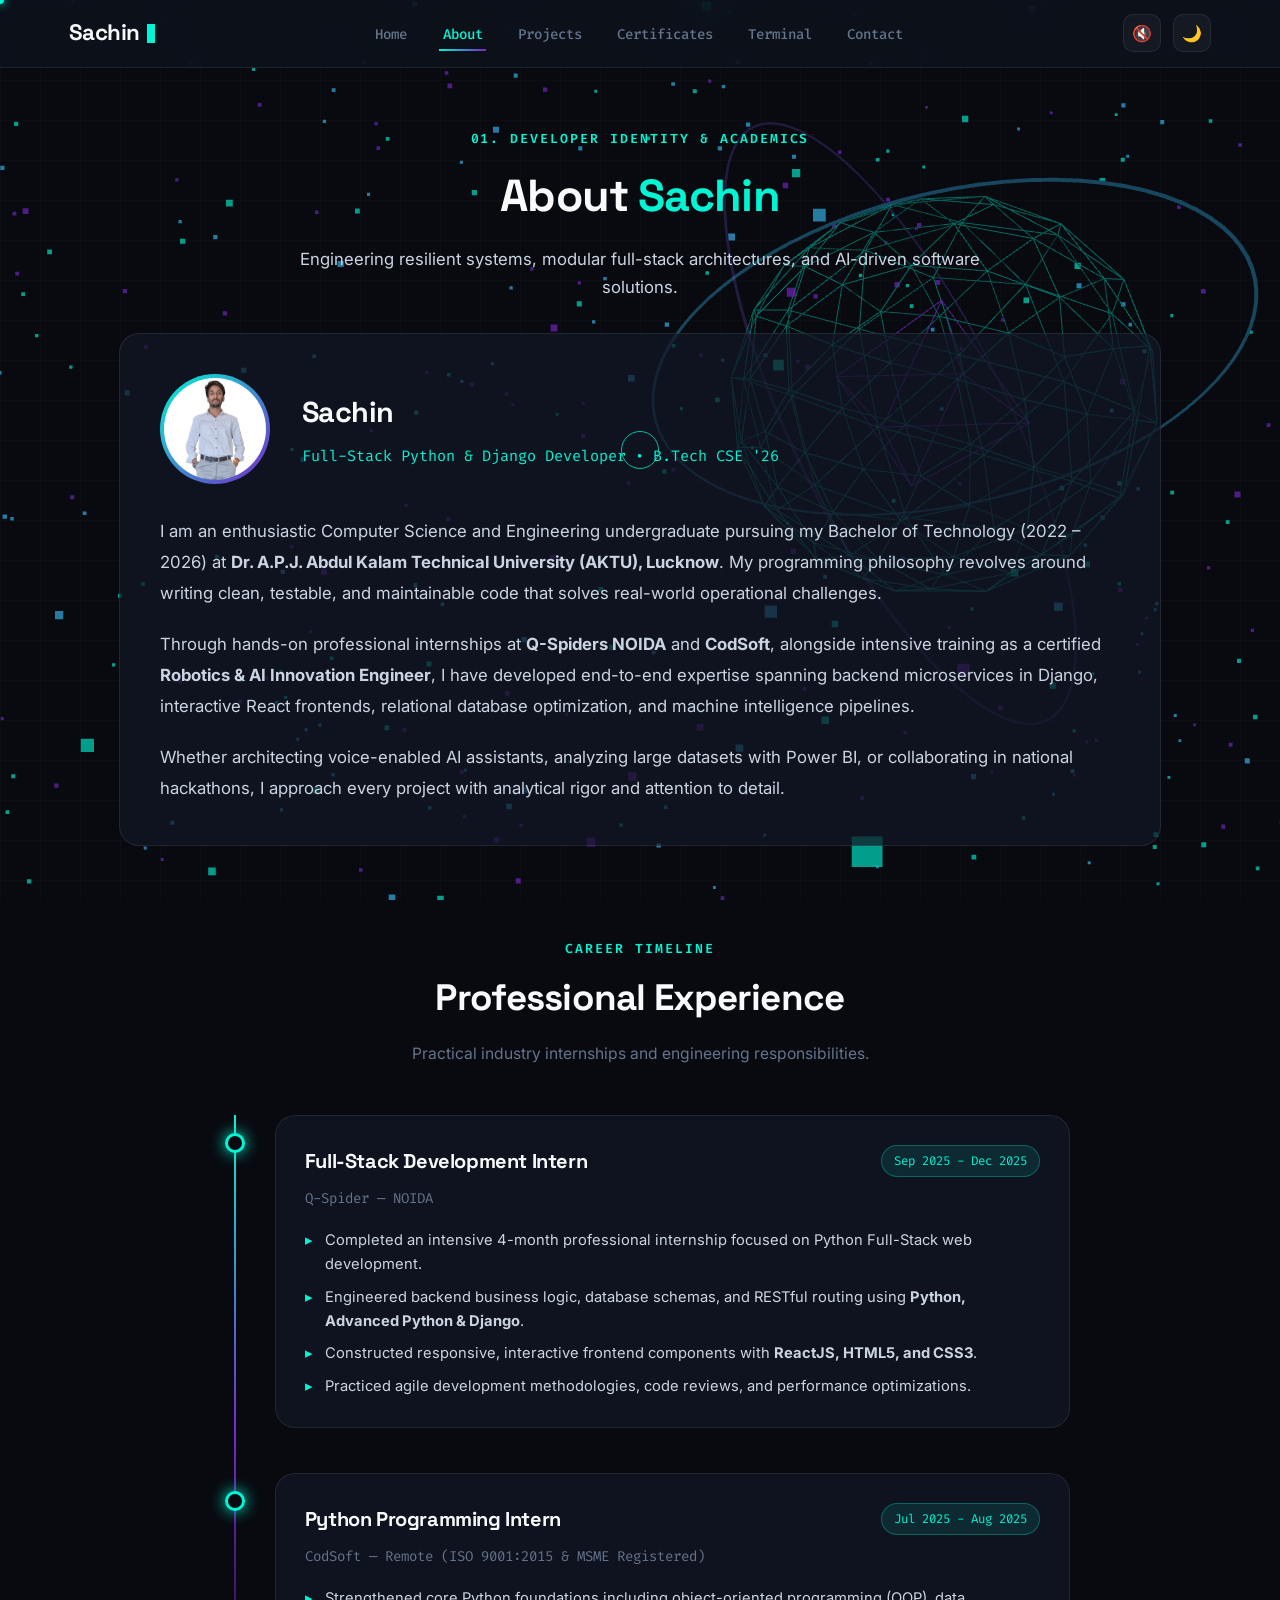
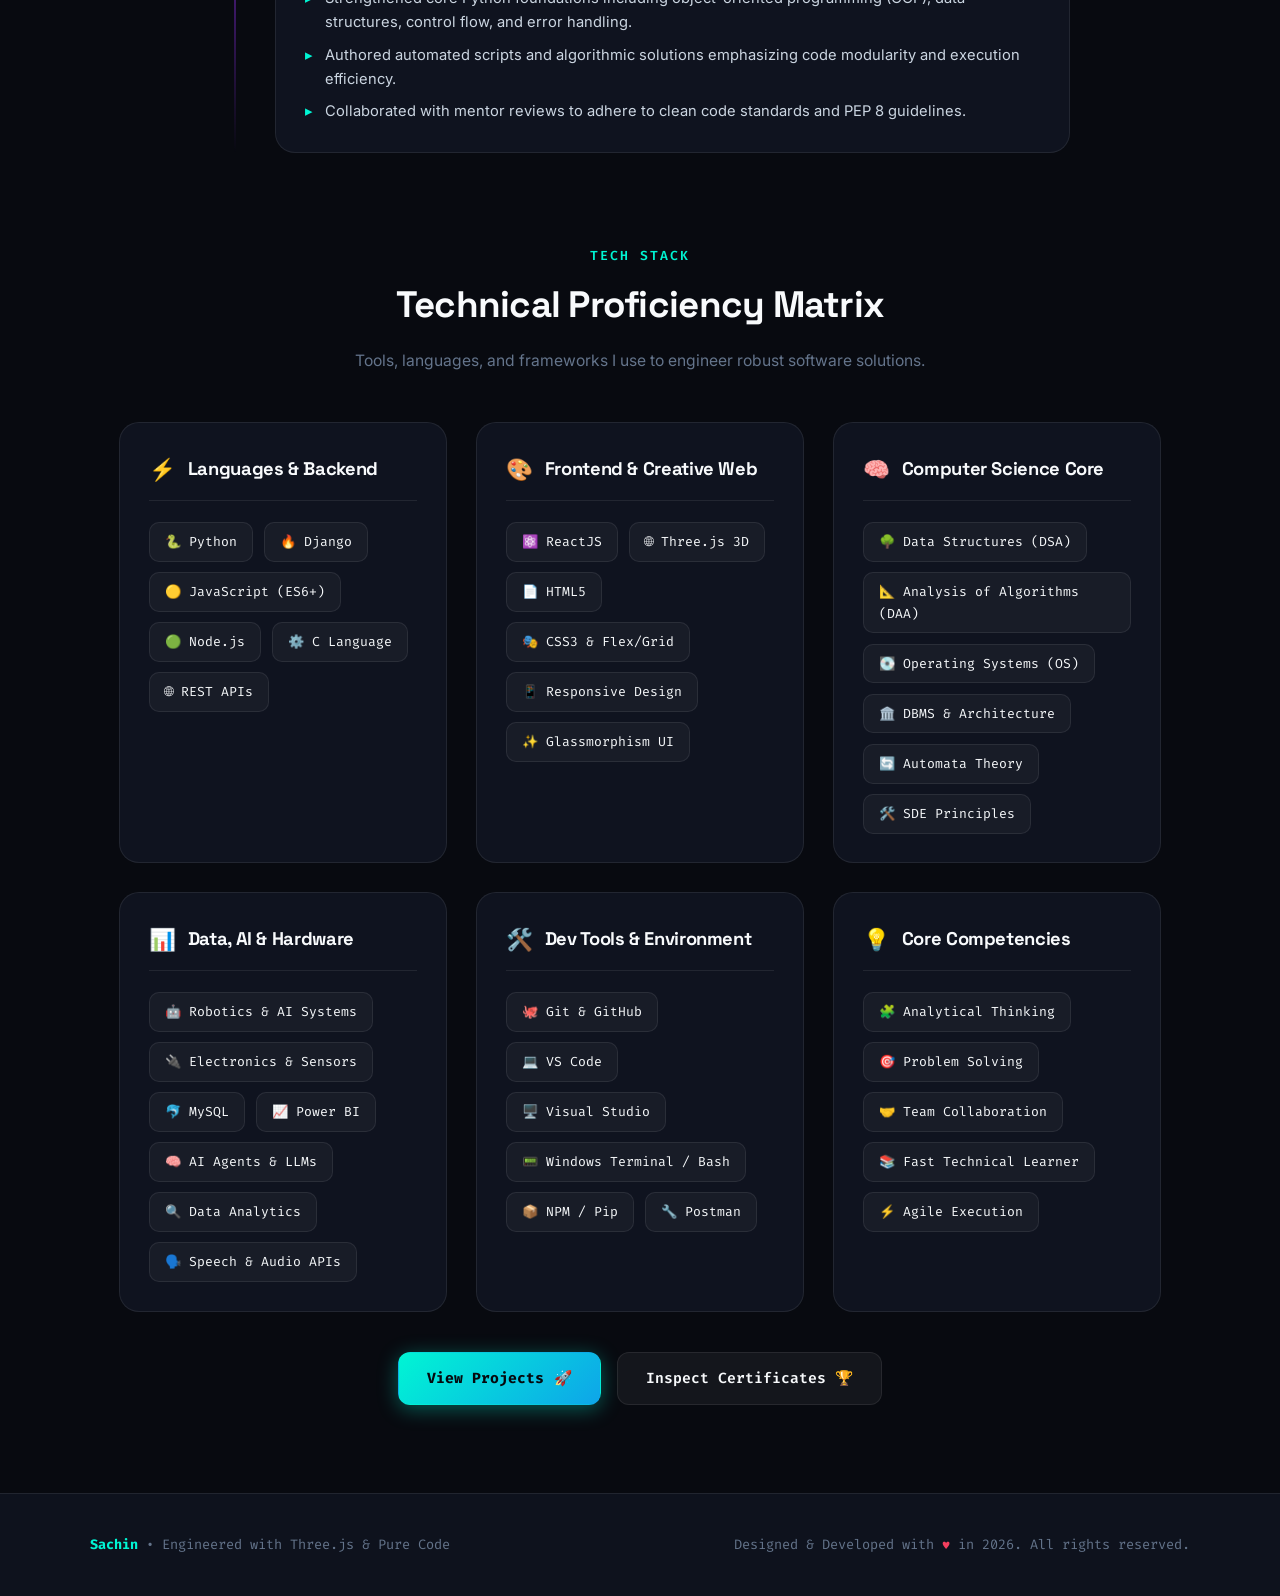
<file: about.html>
<!DOCTYPE html>
<html lang="en">

<head>
    <meta charset="UTF-8">
    <meta name="viewport" content="width=device-width, initial-scale=1.0">
    <title>About | Sachin - Full-Stack Developer & CS Engineer</title>
    <meta name="description" content="About Sachin - Background, Education at AKTU, Professional Internships, and Technical Skills Matrix.">
    <link rel="icon" type="image/svg+xml" href="github.svg">

    <!-- Google Fonts for Developer Typography -->
    <link rel="preconnect" href="https://fonts.googleapis.com">
    <link rel="preconnect" href="https://fonts.gstatic.com" crossorigin>
    <link href="https://fonts.googleapis.com/css2?family=Fira+Code:wght@400;500;600;700&family=Inter:wght@300;400;500;600;700&family=Space+Grotesk:wght@500;600;700;800&display=swap" rel="stylesheet">

    <!-- Main Stylesheet -->
    <link rel="stylesheet" href="styles.css">
</head>

<body>
    <!-- Three.js Interactive 3D WebGL Canvas -->
    <canvas id="webgl-canvas"></canvas>

    <!-- Custom Laser & Ring Dual Cursor -->
    <div id="custom-cursor-dot"></div>
    <div id="custom-cursor-ring">
        <span class="cursor-text">VIEW</span>
    </div>
    <canvas id="cursor-trail-canvas"></canvas>

    <div class="page-wrapper">
        <!-- Navigation Bar -->
        <nav class="navbar" id="navbar">
            <div class="nav-container">
                <a href="index.html" class="brand-logo" data-cursor="ROOT">
                    <span class="brand-name">Sachin</span>
                    <span class="terminal-cursor"></span>
                </a>

                <ul class="nav-links" id="nav-links">
                    <li><a href="index.html" class="nav-link" data-cursor="HOME">Home</a></li>
                    <li><a href="about.html" class="nav-link active" data-cursor="ABOUT">About</a></li>
                    <li><a href="projects.html" class="nav-link" data-cursor="WORK">Projects</a></li>
                    <li><a href="certificates.html" class="nav-link" data-cursor="CERTS">Certificates</a></li>
                    <li><a href="terminal.html" class="nav-link" data-cursor="CLI">Terminal</a></li>
                    <li><a href="contact.html" class="nav-link" data-cursor="PING">Contact</a></li>
                </ul>

                <div class="nav-actions">
                    <button class="icon-btn" id="sound-toggle" title="Toggle Tech Audio FX" aria-label="Toggle Audio" data-cursor="AUDIO">
                        <span id="sound-icon">🔇</span>
                    </button>
                    <button class="icon-btn" id="theme-toggle" title="Toggle Theme" aria-label="Toggle Theme" data-cursor="THEME">
                        <span id="theme-icon">🌙</span>
                    </button>
                    <button class="icon-btn mobile-menu-toggle" id="mobile-toggle" aria-label="Toggle Menu">
                        ☰
                    </button>
                </div>
            </div>
        </nav>

        <!-- Page Hero Header -->
        <header class="page-hero-header fade-in-up">
            <span class="section-tag">01. DEVELOPER IDENTITY &amp; ACADEMICS</span>
            <h1 class="section-title">About <span style="color: var(--primary-cyan);">Sachin</span></h1>
            <p class="section-desc">Engineering resilient systems, modular full-stack architectures, and AI-driven software solutions.</p>
        </header>

        <!-- About Narrative & Facts -->
        <section class="content-section fade-in-up">
            <div class="spotlight-card card-3d" style="padding: 2.5rem; margin-bottom: 3.5rem;">
                <div style="display: flex; gap: 2rem; align-items: center; flex-wrap: wrap; margin-bottom: 2rem;">
                    <div style="width: 110px; height: 110px; border-radius: 50%; padding: 4px; background: linear-gradient(135deg, var(--primary-cyan), var(--accent-purple)); flex-shrink: 0;">
                        <img src="image1.png" alt="Sachin" style="width: 100%; height: 100%; border-radius: 50%; object-fit: cover;">
                    </div>
                    <div>
                        <h2 style="font-size: 1.8rem; margin-bottom: 0.4rem; color: var(--text-main);">Sachin</h2>
                        <span style="font-family: var(--font-mono); font-size: 0.95rem; color: var(--primary-cyan);">Full-Stack Python &amp; Django Developer • B.Tech CSE '26</span>
                    </div>
                </div>

                <p style="font-size: 1.05rem; line-height: 1.85; color: var(--text-body); margin-bottom: 1.25rem;">
                    I am an enthusiastic Computer Science and Engineering undergraduate pursuing my Bachelor of Technology (2022 – 2026) at <strong>Dr. A.P.J. Abdul Kalam Technical University (AKTU), Lucknow</strong>.
                    My programming philosophy revolves around writing clean, testable, and maintainable code that solves real-world operational challenges.
                </p>
                <p style="font-size: 1.05rem; line-height: 1.85; color: var(--text-body); margin-bottom: 1.25rem;">
                    Through hands-on professional internships at <strong>Q-Spiders NOIDA</strong> and <strong>CodSoft</strong>, alongside intensive training as a certified <strong>Robotics &amp; AI Innovation Engineer</strong>, I have developed end-to-end expertise spanning backend microservices in Django, interactive React frontends, relational database optimization, and machine intelligence pipelines.
                </p>
                <p style="font-size: 1.05rem; line-height: 1.85; color: var(--text-body);">
                    Whether architecting voice-enabled AI assistants, analyzing large datasets with Power BI, or collaborating in national hackathons, I approach every project with analytical rigor and attention to detail.
                </p>
            </div>
        </section>

        <!-- Professional Experience Timeline -->
        <section class="content-section fade-in-up" id="experience">
            <div class="section-header">
                <span class="section-tag">CAREER TIMELINE</span>
                <h2 class="section-title">Professional Experience</h2>
                <p class="section-desc">Practical industry internships and engineering responsibilities.</p>
            </div>

            <div class="timeline-container">
                <div class="timeline-line"></div>

                <!-- Experience Item 1 -->
                <div class="timeline-item fade-in-up">
                    <div class="timeline-node"></div>
                    <div class="exp-card spotlight-card card-3d">
                        <div class="exp-header">
                            <h3 class="exp-role">Full-Stack Development Intern</h3>
                            <span class="exp-badge">Sep 2025 - Dec 2025</span>
                        </div>
                        <div class="exp-org">Q-Spider — NOIDA</div>
                        <ul class="exp-details">
                            <li>Completed an intensive 4-month professional internship focused on Python Full-Stack web development.</li>
                            <li>Engineered backend business logic, database schemas, and RESTful routing using <strong>Python, Advanced Python &amp; Django</strong>.</li>
                            <li>Constructed responsive, interactive frontend components with <strong>ReactJS, HTML5, and CSS3</strong>.</li>
                            <li>Practiced agile development methodologies, code reviews, and performance optimizations.</li>
                        </ul>
                    </div>
                </div>

                <!-- Experience Item 2 -->
                <div class="timeline-item fade-in-up">
                    <div class="timeline-node"></div>
                    <div class="exp-card spotlight-card card-3d">
                        <div class="exp-header">
                            <h3 class="exp-role">Python Programming Intern</h3>
                            <span class="exp-badge">Jul 2025 - Aug 2025</span>
                        </div>
                        <div class="exp-org">CodSoft — Remote (ISO 9001:2015 &amp; MSME Registered)</div>
                        <ul class="exp-details">
                            <li>Strengthened core Python foundations including object-oriented programming (OOP), data structures, control flow, and error handling.</li>
                            <li>Authored automated scripts and algorithmic solutions emphasizing code modularity and execution efficiency.</li>
                            <li>Collaborated with mentor reviews to adhere to clean code standards and PEP 8 guidelines.</li>
                        </ul>
                    </div>
                </div>
            </div>
        </section>

        <!-- Comprehensive Technical Skills Matrix -->
        <section class="content-section fade-in-up" id="skills">
            <div class="section-header">
                <span class="section-tag">TECH STACK</span>
                <h2 class="section-title">Technical Proficiency Matrix</h2>
                <p class="section-desc">Tools, languages, and frameworks I use to engineer robust software solutions.</p>
            </div>

            <div class="skills-category-grid">
                <!-- Group 1: Languages & Backend -->
                <div class="skills-group-card spotlight-card card-3d">
                    <div class="group-header">
                        <span class="group-icon">⚡</span>
                        <h3 class="group-title">Languages &amp; Backend</h3>
                    </div>
                    <div class="skill-pills-wrap">
                        <span class="skill-pill" data-cursor="TECH">🐍 Python</span>
                        <span class="skill-pill" data-cursor="TECH">🔥 Django</span>
                        <span class="skill-pill" data-cursor="TECH">🟡 JavaScript (ES6+)</span>
                        <span class="skill-pill" data-cursor="TECH">🟢 Node.js</span>
                        <span class="skill-pill" data-cursor="TECH">⚙️ C Language</span>
                        <span class="skill-pill" data-cursor="TECH">🌐 REST APIs</span>
                    </div>
                </div>

                <!-- Group 2: Frontend & UI -->
                <div class="skills-group-card spotlight-card card-3d">
                    <div class="group-header">
                        <span class="group-icon">🎨</span>
                        <h3 class="group-title">Frontend &amp; Creative Web</h3>
                    </div>
                    <div class="skill-pills-wrap">
                        <span class="skill-pill" data-cursor="TECH">⚛️ ReactJS</span>
                        <span class="skill-pill" data-cursor="TECH">🌐 Three.js 3D</span>
                        <span class="skill-pill" data-cursor="TECH">📄 HTML5</span>
                        <span class="skill-pill" data-cursor="TECH">🎭 CSS3 &amp; Flex/Grid</span>
                        <span class="skill-pill" data-cursor="TECH">📱 Responsive Design</span>
                        <span class="skill-pill" data-cursor="TECH">✨ Glassmorphism UI</span>
                    </div>
                </div>

                <!-- Group 3: CS Core & Foundations -->
                <div class="skills-group-card spotlight-card card-3d">
                    <div class="group-header">
                        <span class="group-icon">🧠</span>
                        <h3 class="group-title">Computer Science Core</h3>
                    </div>
                    <div class="skill-pills-wrap">
                        <span class="skill-pill" data-cursor="TECH">🌳 Data Structures (DSA)</span>
                        <span class="skill-pill" data-cursor="TECH">📐 Analysis of Algorithms (DAA)</span>
                        <span class="skill-pill" data-cursor="TECH">💽 Operating Systems (OS)</span>
                        <span class="skill-pill" data-cursor="TECH">🏛️ DBMS &amp; Architecture</span>
                        <span class="skill-pill" data-cursor="TECH">🔄 Automata Theory</span>
                        <span class="skill-pill" data-cursor="TECH">🛠️ SDE Principles</span>
                    </div>
                </div>

                <!-- Group 4: Data, AI & Databases -->
                <div class="skills-group-card spotlight-card card-3d">
                    <div class="group-header">
                        <span class="group-icon">📊</span>
                        <h3 class="group-title">Data, AI &amp; Hardware</h3>
                    </div>
                    <div class="skill-pills-wrap">
                        <span class="skill-pill" data-cursor="TECH">🤖 Robotics &amp; AI Systems</span>
                        <span class="skill-pill" data-cursor="TECH">🔌 Electronics &amp; Sensors</span>
                        <span class="skill-pill" data-cursor="TECH">🐬 MySQL</span>
                        <span class="skill-pill" data-cursor="TECH">📈 Power BI</span>
                        <span class="skill-pill" data-cursor="TECH">🧠 AI Agents &amp; LLMs</span>
                        <span class="skill-pill" data-cursor="TECH">🔍 Data Analytics</span>
                        <span class="skill-pill" data-cursor="TECH">🗣️ Speech &amp; Audio APIs</span>
                    </div>
                </div>

                <!-- Group 5: Developer Tools & Workflow -->
                <div class="skills-group-card spotlight-card card-3d">
                    <div class="group-header">
                        <span class="group-icon">🛠️</span>
                        <h3 class="group-title">Dev Tools &amp; Environment</h3>
                    </div>
                    <div class="skill-pills-wrap">
                        <span class="skill-pill" data-cursor="TECH">🐙 Git &amp; GitHub</span>
                        <span class="skill-pill" data-cursor="TECH">💻 VS Code</span>
                        <span class="skill-pill" data-cursor="TECH">🖥️ Visual Studio</span>
                        <span class="skill-pill" data-cursor="TECH">📟 Windows Terminal / Bash</span>
                        <span class="skill-pill" data-cursor="TECH">📦 NPM / Pip</span>
                        <span class="skill-pill" data-cursor="TECH">🔧 Postman</span>
                    </div>
                </div>

                <!-- Group 6: Analytical & Soft Skills -->
                <div class="skills-group-card spotlight-card card-3d">
                    <div class="group-header">
                        <span class="group-icon">💡</span>
                        <h3 class="group-title">Core Competencies</h3>
                    </div>
                    <div class="skill-pills-wrap">
                        <span class="skill-pill" data-cursor="TECH">🧩 Analytical Thinking</span>
                        <span class="skill-pill" data-cursor="TECH">🎯 Problem Solving</span>
                        <span class="skill-pill" data-cursor="TECH">🤝 Team Collaboration</span>
                        <span class="skill-pill" data-cursor="TECH">📚 Fast Technical Learner</span>
                        <span class="skill-pill" data-cursor="TECH">⚡ Agile Execution</span>
                    </div>
                </div>
            </div>

            <!-- Page Navigation CTA -->
            <div class="section-cta-wrap">
                <a href="projects.html" class="btn btn-primary" data-cursor="PROJECTS" style="margin-right: 1rem;">
                    <span>View Projects</span> 🚀
                </a>
                <a href="certificates.html" class="btn btn-secondary" data-cursor="CERTS">
                    <span>Inspect Certificates</span> 🏆
                </a>
            </div>
        </section>

        <!-- Developer Footer -->
        <footer class="footer">
            <div class="footer-content">
                <div class="footer-logo">
                    <span style="color: var(--primary-cyan); font-weight: 700;">Sachin</span> • Engineered with Three.js &amp; Pure Code
                </div>
                <div class="footer-copy">
                    <span>Designed &amp; Developed with <span class="heart">♥</span> in 2026. All rights reserved.</span>
                </div>
            </div>
        </footer>
    </div>

    <!-- Three.js + Main Script -->
    <script src="three.min.js"></script>
    <script src="script.js"></script>
</body>

</html>
</file>
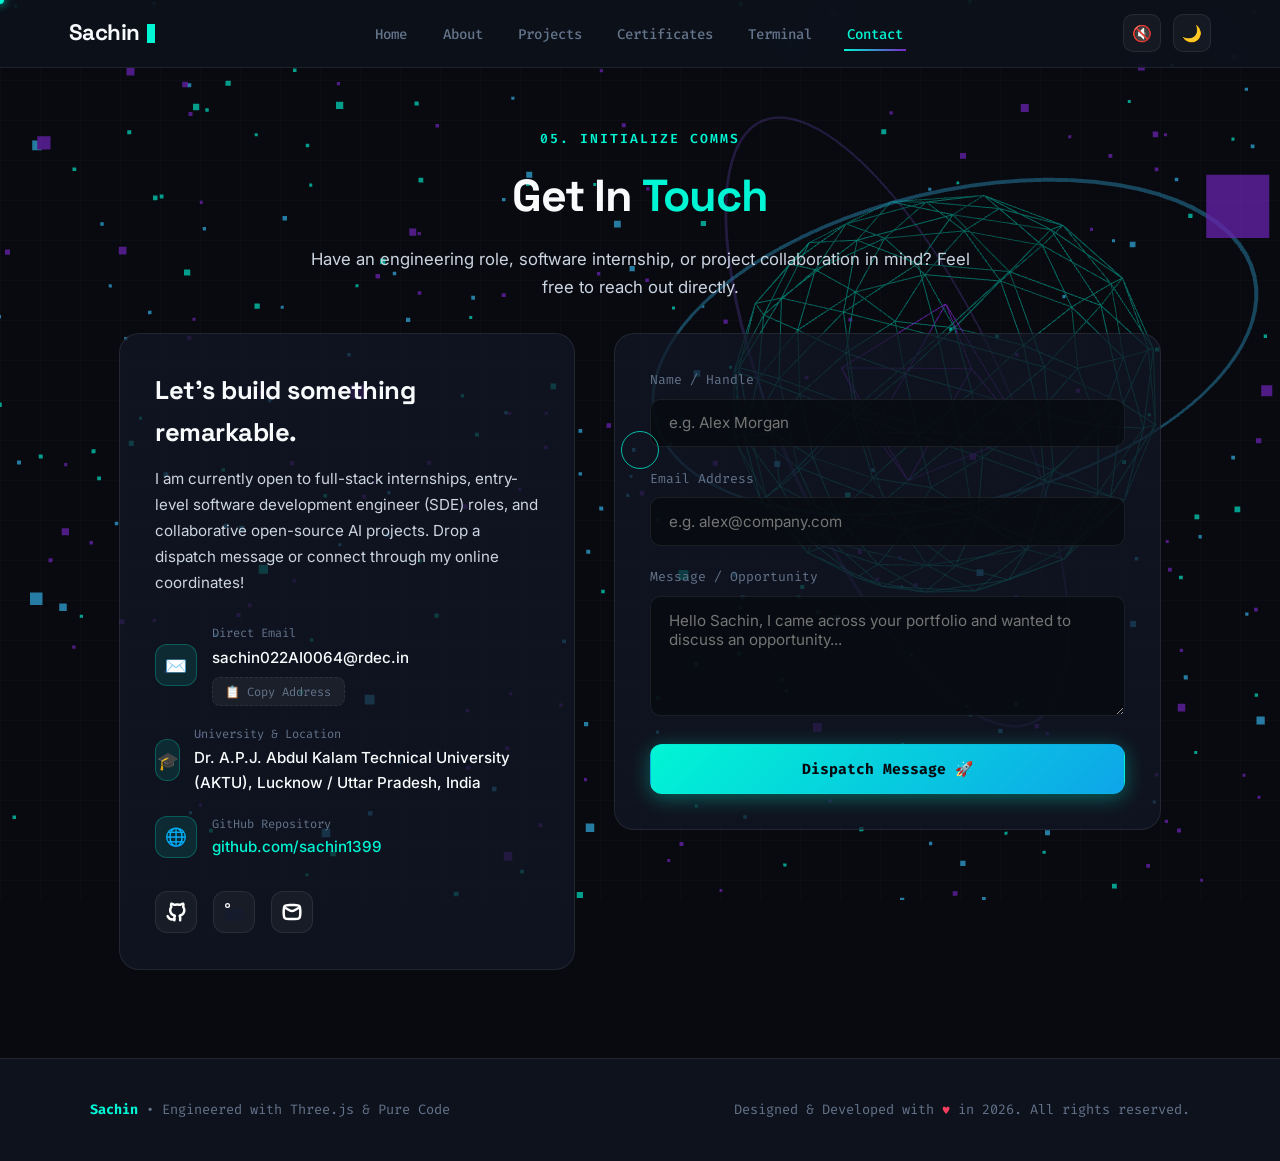
<file: contact.html>
<!DOCTYPE html>
<html lang="en">

<head>
    <meta charset="UTF-8">
    <meta name="viewport" content="width=device-width, initial-scale=1.0">
    <title>Contact | Sachin - Software Engineer Comms</title>
    <meta name="description" content="Get in Touch with Sachin - Full-Stack Developer, AI Engineer, and AKTU Computer Science undergraduate.">
    <link rel="icon" type="image/svg+xml" href="github.svg">

    <!-- Google Fonts for Developer Typography -->
    <link rel="preconnect" href="https://fonts.googleapis.com">
    <link rel="preconnect" href="https://fonts.gstatic.com" crossorigin>
    <link href="https://fonts.googleapis.com/css2?family=Fira+Code:wght@400;500;600;700&family=Inter:wght@300;400;500;600;700&family=Space+Grotesk:wght@500;600;700;800&display=swap" rel="stylesheet">

    <!-- Main Stylesheet -->
    <link rel="stylesheet" href="styles.css">
</head>

<body>
    <!-- Three.js Interactive 3D WebGL Canvas -->
    <canvas id="webgl-canvas"></canvas>

    <!-- Custom Laser & Ring Dual Cursor -->
    <div id="custom-cursor-dot"></div>
    <div id="custom-cursor-ring">
        <span class="cursor-text">PING</span>
    </div>
    <canvas id="cursor-trail-canvas"></canvas>

    <div class="page-wrapper">
        <!-- Navigation Bar -->
        <nav class="navbar" id="navbar">
            <div class="nav-container">
                <a href="index.html" class="brand-logo" data-cursor="ROOT">
                    <span class="brand-name">Sachin</span>
                    <span class="terminal-cursor"></span>
                </a>

                <ul class="nav-links" id="nav-links">
                    <li><a href="index.html" class="nav-link" data-cursor="HOME">Home</a></li>
                    <li><a href="about.html" class="nav-link" data-cursor="ABOUT">About</a></li>
                    <li><a href="projects.html" class="nav-link" data-cursor="WORK">Projects</a></li>
                    <li><a href="certificates.html" class="nav-link" data-cursor="CERTS">Certificates</a></li>
                    <li><a href="terminal.html" class="nav-link" data-cursor="CLI">Terminal</a></li>
                    <li><a href="contact.html" class="nav-link active" data-cursor="PING">Contact</a></li>
                </ul>

                <div class="nav-actions">
                    <button class="icon-btn" id="sound-toggle" title="Toggle Tech Audio FX" aria-label="Toggle Audio" data-cursor="AUDIO">
                        <span id="sound-icon">🔇</span>
                    </button>
                    <button class="icon-btn" id="theme-toggle" title="Toggle Theme" aria-label="Toggle Theme" data-cursor="THEME">
                        <span id="theme-icon">🌙</span>
                    </button>
                    <button class="icon-btn mobile-menu-toggle" id="mobile-toggle" aria-label="Toggle Menu">
                        ☰
                    </button>
                </div>
            </div>
        </nav>

        <!-- Page Hero Header -->
        <header class="page-hero-header fade-in-up">
            <span class="section-tag">05. INITIALIZE COMMS</span>
            <h1 class="section-title">Get In <span style="color: var(--primary-cyan);">Touch</span></h1>
            <p class="section-desc">Have an engineering role, software internship, or project collaboration in mind? Feel free to reach out directly.</p>
        </header>

        <!-- Contact Section -->
        <section class="content-section fade-in-up" id="contact">
            <div class="contact-container">
                <!-- Contact Info Panel -->
                <div class="contact-info-card spotlight-card card-3d">
                    <h3 class="contact-info-title">Let's build something remarkable.</h3>
                    <p class="contact-info-text">
                        I am currently open to full-stack internships, entry-level software development engineer (SDE) roles, and collaborative open-source AI projects.
                        Drop a dispatch message or connect through my online coordinates!
                    </p>

                    <div class="contact-details-list">
                        <div class="contact-detail-item">
                            <div class="contact-detail-icon">✉️</div>
                            <div class="contact-detail-content">
                                <span>Direct Email</span>
                                <a href="mailto:sachin022AI0064@rdec.in">sachin022AI0064@rdec.in</a>
                                <div>
                                    <button class="copy-email-chip" id="copy-email-btn" data-cursor="COPY">
                                        <span>📋 Copy Address</span>
                                    </button>
                                </div>
                            </div>
                        </div>

                        <div class="contact-detail-item">
                            <div class="contact-detail-icon">🎓</div>
                            <div class="contact-detail-content">
                                <span>University &amp; Location</span>
                                <p>Dr. A.P.J. Abdul Kalam Technical University (AKTU), Lucknow / Uttar Pradesh, India</p>
                            </div>
                        </div>

                        <div class="contact-detail-item">
                            <div class="contact-detail-icon">🌐</div>
                            <div class="contact-detail-content">
                                <span>GitHub Repository</span>
                                <p><a href="https://github.com/sachin1399" target="_blank" style="color: var(--primary-cyan);">github.com/sachin1399</a></p>
                            </div>
                        </div>
                    </div>

                    <div class="hero-socials">
                        <a href="https://github.com/sachin1399" target="_blank" rel="noopener noreferrer" class="social-pill" title="GitHub" data-cursor="GITHUB">
                            <img src="github.svg" alt="GitHub">
                        </a>
                        <a href="https://linkedin.com/" target="_blank" rel="noopener noreferrer" class="social-pill" title="LinkedIn" data-cursor="LINKEDIN">
                            <img src="linkedin.svg" alt="LinkedIn">
                        </a>
                        <a href="mailto:sachin022AI0064@rdec.in" class="social-pill" title="Email" data-cursor="MAIL">
                            <img src="mail.svg" alt="Email">
                        </a>
                    </div>
                </div>

                <!-- Contact Form -->
                <div class="contact-form-card spotlight-card card-3d">
                    <form id="contactForm">
                        <div class="form-group">
                            <label class="form-label" for="sender-name">Name / Handle</label>
                            <input type="text" id="sender-name" class="form-input" placeholder="e.g. Alex Morgan" required>
                        </div>

                        <div class="form-group">
                            <label class="form-label" for="sender-email">Email Address</label>
                            <input type="email" id="sender-email" class="form-input" placeholder="e.g. alex@company.com" required>
                        </div>

                        <div class="form-group">
                            <label class="form-label" for="sender-message">Message / Opportunity</label>
                            <textarea id="sender-message" class="form-textarea" placeholder="Hello Sachin, I came across your portfolio and wanted to discuss an opportunity..." required></textarea>
                        </div>

                        <button type="submit" class="btn btn-primary" style="width: 100%; justify-content: center;" data-cursor="SEND">
                            <span>Dispatch Message</span>
                            <span>🚀</span>
                        </button>

                        <div class="form-status" id="form-status">
                            ✓ Message received! Thank you, I will respond promptly.
                        </div>
                    </form>
                </div>
            </div>
        </section>

        <!-- Developer Footer -->
        <footer class="footer">
            <div class="footer-content">
                <div class="footer-logo">
                    <span style="color: var(--primary-cyan); font-weight: 700;">Sachin</span> • Engineered with Three.js &amp; Pure Code
                </div>
                <div class="footer-copy">
                    <span>Designed &amp; Developed with <span class="heart">♥</span> in 2026. All rights reserved.</span>
                </div>
            </div>
        </footer>
    </div>

    <!-- Three.js + Main Script -->
    <script src="three.min.js"></script>
    <script src="script.js"></script>
</body>

</html>
</file>
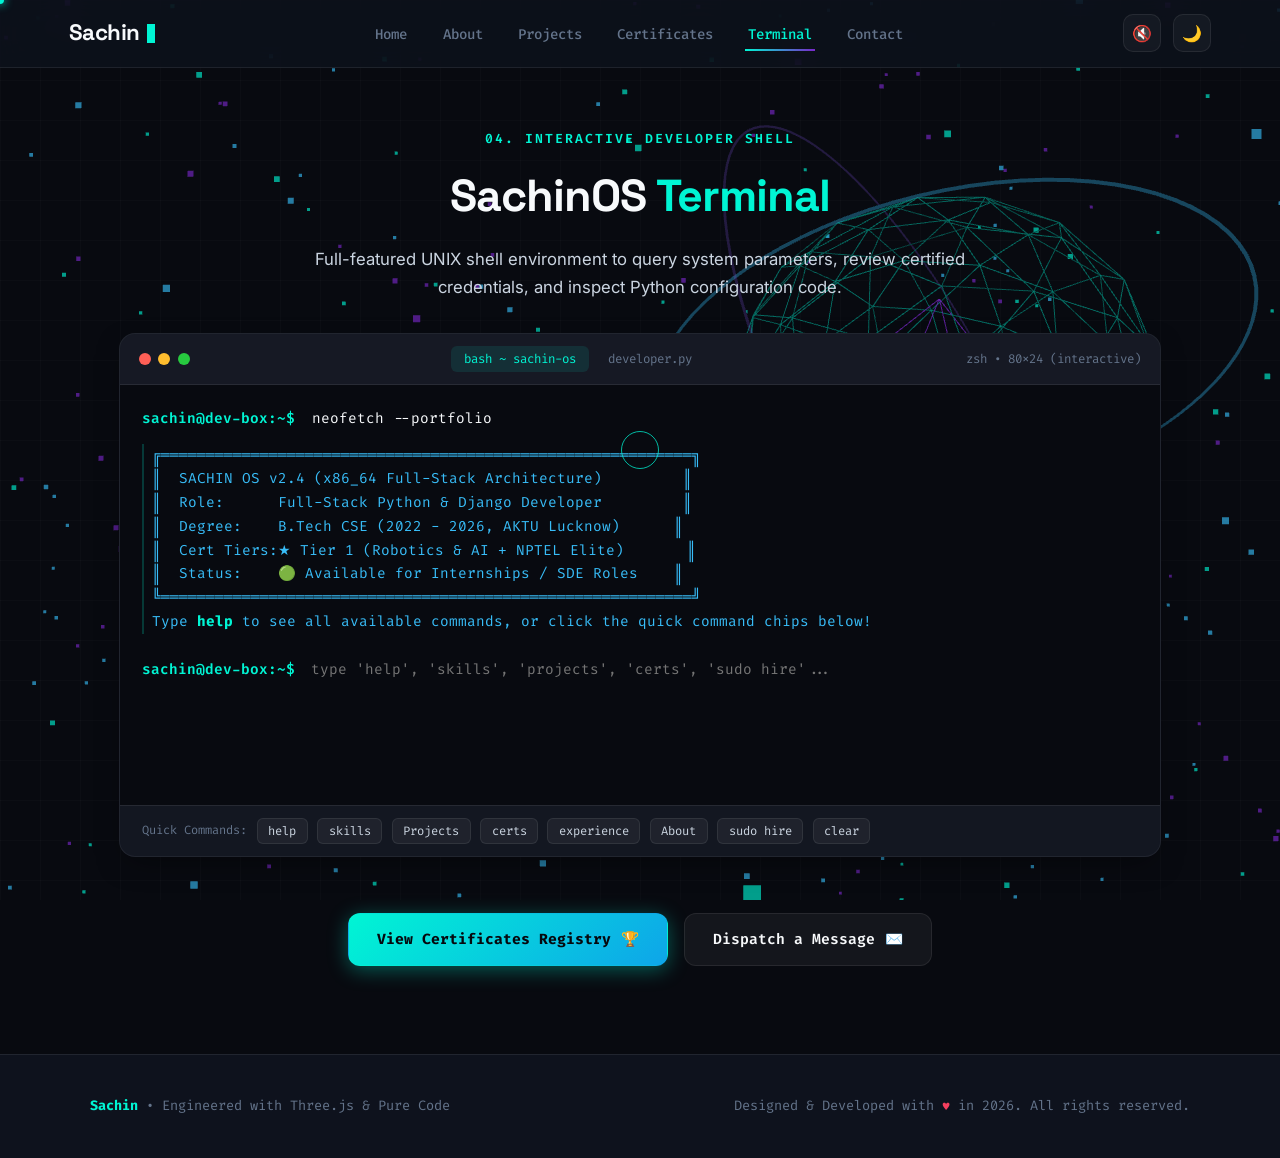
<file: terminal.html>
<!DOCTYPE html>
<html lang="en">

<head>
    <meta charset="UTF-8">
    <meta name="viewport" content="width=device-width, initial-scale=1.0">
    <title>Terminal | Sachin - Interactive Developer CLI Workbench</title>
    <meta name="description" content="Interactive UNIX Terminal Shell (SachinOS) - Query developer skills, run portfolio commands, and inspect Python configurations.">
    <link rel="icon" type="image/svg+xml" href="github.svg">

    <!-- Google Fonts for Developer Typography -->
    <link rel="preconnect" href="https://fonts.googleapis.com">
    <link rel="preconnect" href="https://fonts.gstatic.com" crossorigin>
    <link href="https://fonts.googleapis.com/css2?family=Fira+Code:wght@400;500;600;700&family=Inter:wght@300;400;500;600;700&family=Space+Grotesk:wght@500;600;700;800&display=swap" rel="stylesheet">

    <!-- Main Stylesheet -->
    <link rel="stylesheet" href="styles.css">
</head>

<body>
    <!-- Three.js Interactive 3D WebGL Canvas -->
    <canvas id="webgl-canvas"></canvas>

    <!-- Custom Laser & Ring Dual Cursor -->
    <div id="custom-cursor-dot"></div>
    <div id="custom-cursor-ring">
        <span class="cursor-text">CLI</span>
    </div>
    <canvas id="cursor-trail-canvas"></canvas>

    <div class="page-wrapper">
        <!-- Navigation Bar -->
        <nav class="navbar" id="navbar">
            <div class="nav-container">
                <a href="index.html" class="brand-logo" data-cursor="ROOT">
                    <span class="brand-name">Sachin</span>
                    <span class="terminal-cursor"></span>
                </a>

                <ul class="nav-links" id="nav-links">
                    <li><a href="index.html" class="nav-link" data-cursor="HOME">Home</a></li>
                    <li><a href="about.html" class="nav-link" data-cursor="ABOUT">About</a></li>
                    <li><a href="projects.html" class="nav-link" data-cursor="WORK">Projects</a></li>
                    <li><a href="certificates.html" class="nav-link" data-cursor="CERTS">Certificates</a></li>
                    <li><a href="terminal.html" class="nav-link active" data-cursor="CLI">Terminal</a></li>
                    <li><a href="contact.html" class="nav-link" data-cursor="PING">Contact</a></li>
                </ul>

                <div class="nav-actions">
                    <button class="icon-btn" id="sound-toggle" title="Toggle Tech Audio FX" aria-label="Toggle Audio" data-cursor="AUDIO">
                        <span id="sound-icon">🔇</span>
                    </button>
                    <button class="icon-btn" id="theme-toggle" title="Toggle Theme" aria-label="Toggle Theme" data-cursor="THEME">
                        <span id="theme-icon">🌙</span>
                    </button>
                    <button class="icon-btn mobile-menu-toggle" id="mobile-toggle" aria-label="Toggle Menu">
                        ☰
                    </button>
                </div>
            </div>
        </nav>

        <!-- Page Hero Header -->
        <header class="page-hero-header fade-in-up">
            <span class="section-tag">04. INTERACTIVE DEVELOPER SHELL</span>
            <h1 class="section-title">SachinOS <span style="color: var(--primary-cyan);">Terminal</span></h1>
            <p class="section-desc">Full-featured UNIX shell environment to query system parameters, review certified credentials, and inspect Python configuration code.</p>
        </header>

        <!-- Terminal & Code Window Section -->
        <section class="content-section fade-in-up" id="terminal-section">
            <div class="terminal-window-wrapper">
                <div class="mac-window spotlight-card card-3d">
                    <div class="window-chrome">
                        <div class="window-dots">
                            <span class="window-dot red" title="Close"></span>
                            <span class="window-dot yellow" title="Minimize"></span>
                            <span class="window-dot green" title="Maximize"></span>
                        </div>
                        <div class="window-tabs">
                            <button class="window-tab active" id="tab-terminal-btn" data-cursor="TAB">bash ~ sachin-os</button>
                            <button class="window-tab" id="tab-code-btn" data-cursor="TAB">developer.py</button>
                        </div>
                        <span class="window-title">zsh • 80x24 (interactive)</span>
                    </div>

                    <!-- Terminal View -->
                    <div class="terminal-content" id="terminal-view" style="min-height: 420px; max-height: 540px;">
                        <div class="terminal-history" id="terminal-history">
                            <div class="terminal-line">
                                <span class="terminal-prompt-label">sachin@dev-box:~$</span>
                                <span>neofetch --portfolio</span>
                            </div>
                            <div class="terminal-output info">
                                ╔═══════════════════════════════════════════════════════════╗<br>
                                ║ &nbsp;SACHIN OS v2.4 (x86_64 Full-Stack Architecture)&nbsp;&nbsp;&nbsp;&nbsp;&nbsp;&nbsp;&nbsp;&nbsp;&nbsp;║<br>
                                ║ &nbsp;Role:&nbsp;&nbsp;&nbsp;&nbsp;&nbsp;&nbsp;Full-Stack Python &amp; Django Developer&nbsp;&nbsp;&nbsp;&nbsp;&nbsp;&nbsp;&nbsp;&nbsp;&nbsp;║<br>
                                ║ &nbsp;Degree:&nbsp;&nbsp;&nbsp;&nbsp;B.Tech CSE (2022 - 2026, AKTU Lucknow)&nbsp;&nbsp;&nbsp;&nbsp;&nbsp;&nbsp;║<br>
                                ║ &nbsp;Cert Tiers:★ Tier 1 (Robotics &amp; AI + NPTEL Elite)&nbsp;&nbsp;&nbsp;&nbsp;&nbsp;&nbsp;&nbsp;║<br>
                                ║ &nbsp;Status:&nbsp;&nbsp;&nbsp;&nbsp;🟢 Available for Internships / SDE Roles&nbsp;&nbsp;&nbsp;&nbsp;║<br>
                                ╚═══════════════════════════════════════════════════════════╝<br>
                                Type <strong style="color: var(--primary-cyan);">help</strong> to see all available commands, or click the quick command chips below!
                            </div>
                        </div>

                        <div class="terminal-input-row">
                            <span class="terminal-prompt-label">sachin@dev-box:~$</span>
                            <input type="text" id="terminal-input" class="terminal-input" placeholder="type 'help', 'skills', 'projects', 'certs', 'sudo hire'..." autocomplete="off" spellcheck="false" autofocus>
                        </div>
                    </div>

                    <!-- Code Snippet View -->
                    <div class="code-tab-content" id="code-view" style="min-height: 420px;">
                        <div class="code-header-action">
                            <button class="copy-code-btn" id="copy-code-btn" data-cursor="COPY">📋 Copy Code</button>
                        </div>
                        <pre class="code-syntax"><code><span class="code-comment"># Developer Profile Configuration: developer.py</span>
<span class="code-keyword">from</span> dataclasses <span class="code-keyword">import</span> dataclass, field
<span class="code-keyword">from</span> typing <span class="code-keyword">import</span> List, Dict

<span class="code-keyword">@dataclass</span>
<span class="code-keyword">class</span> <span class="code-class">SoftwareEngineer</span>:
    name: <span class="code-class">str</span> = <span class="code-str">"Sachin"</span>
    role: <span class="code-class">str</span> = <span class="code-str">"Full-Stack Python &amp; AI Developer"</span>
    education: <span class="code-class">str</span> = <span class="code-str">"B.Tech in Computer Science &amp; Engineering (AKTU, 2022-2026)"</span>
    
    premier_certifications: List[<span class="code-class">str</span>] = field(default_factory=<span class="code-keyword">lambda</span>: [
        <span class="code-str">"Robotics &amp; AI Innovation Engineer (3-Month STEAM Trainer)"</span>,
        <span class="code-str">"Python for Data Science - Elite (NPTEL / IIT Madras)"</span>
    ])
    
    core_stack: List[<span class="code-class">str</span>] = field(default_factory=<span class="code-keyword">lambda</span>: [
        <span class="code-str">"Python"</span>, <span class="code-str">"Django"</span>, <span class="code-str">"ReactJS"</span>, <span class="code-str">"JavaScript ES6+"</span>, <span class="code-str">"Node.js"</span>, <span class="code-str">"MySQL"</span>, <span class="code-str">"Power BI"</span>
    ])
    
    interests: List[<span class="code-class">str</span>] = field(default_factory=<span class="code-keyword">lambda</span>: [
        <span class="code-str">"Autonomous AI Agents"</span>, <span class="code-str">"Distributed Systems"</span>, <span class="code-str">"Three.js 3D WebGL"</span>
    ])

    <span class="code-keyword">def</span> <span class="code-func">solve_problem</span>(self, challenge: <span class="code-class">str</span>) -&gt; <span class="code-class">str</span>:
        <span class="code-comment"># Transform complex challenges into elegant, resilient code</span>
        <span class="code-keyword">return</span> f<span class="code-str">"Engineered robust solution for: {challenge} with 100% test coverage"</span>

<span class="code-comment"># Instantiate developer runtime</span>
developer = <span class="code-class">SoftwareEngineer</span>()
<span class="code-func">print</span>(developer.solve_problem(<span class="code-str">"Scalable Web Architecture &amp; AI Agents"</span>))
</code></pre>
                    </div>

                    <!-- Quick Command Chips -->
                    <div class="terminal-quick-chips">
                        <span class="quick-chip-label">Quick Commands:</span>
                        <button class="command-chip" data-cmd="help" data-cursor="RUN">help</button>
                        <button class="command-chip" data-cmd="skills" data-cursor="RUN">skills</button>
                        <button class="command-chip" data-cmd="projects" data-cursor="RUN">Projects</button>
                        <button class="command-chip" data-cmd="certs" data-cursor="RUN">certs</button>
                        <button class="command-chip" data-cmd="experience" data-cursor="RUN">experience</button>
                        <button class="command-chip" data-cmd="about" data-cursor="RUN">About</button>
                        <button class="command-chip" data-cmd="sudo hire" data-cursor="RUN">sudo hire</button>
                        <button class="command-chip" data-cmd="clear" data-cursor="RUN">clear</button>
                    </div>
                </div>
            </div>

            <!-- Page Navigation CTA -->
            <div class="section-cta-wrap">
                <a href="certificates.html" class="btn btn-primary" data-cursor="CERTS" style="margin-right: 1rem;">
                    <span>View Certificates Registry</span> 🏆
                </a>
                <a href="contact.html" class="btn btn-secondary" data-cursor="CONTACT">
                    <span>Dispatch a Message</span> ✉️
                </a>
            </div>
        </section>

        <!-- Developer Footer -->
        <footer class="footer">
            <div class="footer-content">
                <div class="footer-logo">
                    <span style="color: var(--primary-cyan); font-weight: 700;">Sachin</span> • Engineered with Three.js &amp; Pure Code
                </div>
                <div class="footer-copy">
                    <span>Designed &amp; Developed with <span class="heart">♥</span> in 2026. All rights reserved.</span>
                </div>
            </div>
        </footer>
    </div>

    <!-- Three.js + Main Script -->
    <script src="three.min.js"></script>
    <script src="script.js"></script>
</body>

</html>
</file>
<file: styles.css>
/* ===================================================================
   Sachin | Modern Developer Portfolio Stylesheet
   Theme: Cyber-Engineering / High-Tech Developer Aesthetic
   Features: Custom Cursor, Three.js Layering, 3D Tilt, Spotlight Glow,
             Interactive Terminal, Modern Glassmorphism
   =================================================================== */

:root {
  /* Dark Cyber Theme (Default) */
  --bg-base: #080a10;
  --bg-surface: #0e121d;
  --bg-card: rgba(18, 24, 38, 0.72);
  --bg-card-hover: rgba(26, 34, 52, 0.85);
  --border-subtle: rgba(255, 255, 255, 0.08);
  --border-accent: rgba(0, 245, 212, 0.35);
  --border-glow: rgba(0, 245, 212, 0.6);

  /* Developer Neon Accents */
  --primary-cyan: #00f5d4;
  --primary-cyan-rgb: 0, 245, 212;
  --accent-purple: #7928ca;
  --accent-purple-rgb: 121, 40, 202;
  --accent-blue: #3b82f6;
  --accent-emerald: #10b981;
  --accent-amber: #f59e0b;
  --accent-rose: #f43f5e;

  /* Typography Colors */
  --text-main: #f8fafc;
  --text-body: #cbd5e1;
  --text-muted: #64748b;
  --text-code: #38bdf8;

  /* Glassmorphism & Shadows */
  --glass-bg: rgba(14, 18, 29, 0.78);
  --glass-blur: blur(14px);
  --shadow-subtle: 0 4px 20px rgba(0, 0, 0, 0.35);
  --shadow-neon: 0 0 25px rgba(0, 245, 212, 0.22);
  --shadow-card: 0 10px 30px -10px rgba(0, 0, 0, 0.5);

  /* Fonts */
  --font-display: 'Space Grotesk', -apple-system, sans-serif;
  --font-mono: 'Fira Code', 'JetBrains Mono', monospace;
  --font-body: 'Inter', -apple-system, BlinkMacSystemFont, sans-serif;

  /* Transitions */
  --transition-fast: 0.18s cubic-bezier(0.16, 1, 0.3, 1);
  --transition-smooth: 0.3s cubic-bezier(0.16, 1, 0.3, 1);
  --transition-bounce: 0.5s cubic-bezier(0.34, 1.56, 0.64, 1);
}

/* Light Theme Variables */
body.light-theme {
  --bg-base: #f4f6fb;
  --bg-surface: #ffffff;
  --bg-card: rgba(255, 255, 255, 0.88);
  --bg-card-hover: rgba(248, 250, 252, 0.98);
  --border-subtle: rgba(0, 0, 0, 0.08);
  --border-accent: rgba(59, 130, 246, 0.4);
  --border-glow: rgba(59, 130, 246, 0.5);

  --primary-cyan: #0284c7;
  --primary-cyan-rgb: 2, 132, 199;
  --accent-purple: #6d28d9;
  --accent-purple-rgb: 109, 40, 217;
  --accent-blue: #2563eb;
  --accent-emerald: #059669;

  --text-main: #0f172a;
  --text-body: #334155;
  --text-muted: #64748b;
  --text-code: #0369a1;

  --glass-bg: rgba(255, 255, 255, 0.85);
  --shadow-subtle: 0 4px 20px rgba(0, 0, 0, 0.06);
  --shadow-neon: 0 0 25px rgba(2, 132, 199, 0.18);
  --shadow-card: 0 10px 25px -5px rgba(0, 0, 0, 0.08);
}

/* ===================================================================
   Reset & Base Styles
   =================================================================== */
*, *::before, *::after {
  box-sizing: border-box;
  margin: 0;
  padding: 0;
}

html {
  scroll-behavior: smooth;
  scroll-padding-top: 80px;
}

body {
  font-family: var(--font-body);
  background-color: var(--bg-base);
  color: var(--text-body);
  line-height: 1.65;
  overflow-x: hidden;
  position: relative;
  transition: background-color var(--transition-smooth), color var(--transition-smooth);
  -webkit-font-smoothing: antialiased;
}

/* Cyber Matrix Background Grid */
body::before {
  content: '';
  position: fixed;
  inset: 0;
  background-image: 
    linear-gradient(to right, rgba(255, 255, 255, 0.02) 1px, transparent 1px),
    linear-gradient(to bottom, rgba(255, 255, 255, 0.02) 1px, transparent 1px);
  background-size: 40px 40px;
  pointer-events: none;
  z-index: 0;
}

body.light-theme::before {
  background-image: 
    linear-gradient(to right, rgba(0, 0, 0, 0.03) 1px, transparent 1px),
    linear-gradient(to bottom, rgba(0, 0, 0, 0.03) 1px, transparent 1px);
}

/* Three.js Background Canvas */
#webgl-canvas {
  position: fixed;
  top: 0;
  left: 0;
  width: 100vw;
  height: 100vh;
  z-index: 1;
  pointer-events: none;
  opacity: 0.85;
  transition: opacity 0.5s ease;
}

/* Page Container (Layers over WebGL) */
.page-wrapper {
  position: relative;
  z-index: 2;
  width: 100%;
}

/* Headings */
h1, h2, h3, h4, h5, h6 {
  font-family: var(--font-display);
  color: var(--text-main);
  letter-spacing: -0.02em;
  font-weight: 700;
}

a {
  color: inherit;
  text-decoration: none;
}

/* ===================================================================
   Custom Interactive Cursor
   =================================================================== */
#custom-cursor-dot {
  position: fixed;
  top: 0;
  left: 0;
  width: 8px;
  height: 8px;
  background-color: var(--primary-cyan);
  border-radius: 50%;
  pointer-events: none;
  z-index: 99999;
  transform: translate(-50%, -50%);
  transition: opacity 0.2s ease, transform 0.05s ease;
  box-shadow: 0 0 10px var(--primary-cyan);
}

#custom-cursor-ring {
  position: fixed;
  top: 0;
  left: 0;
  width: 38px;
  height: 38px;
  border: 1.5px solid rgba(var(--primary-cyan-rgb), 0.75);
  border-radius: 50%;
  pointer-events: none;
  z-index: 99998;
  transform: translate(-50%, -50%);
  transition: width 0.25s cubic-bezier(0.16, 1, 0.3, 1),
              height 0.25s cubic-bezier(0.16, 1, 0.3, 1),
              background-color 0.25s ease,
              border-color 0.25s ease,
              transform 0.06s ease;
  backdrop-filter: blur(0.5px);
  display: flex;
  align-items: center;
  justify-content: center;
}

#custom-cursor-ring .cursor-text {
  font-family: var(--font-mono);
  font-size: 8px;
  font-weight: 700;
  letter-spacing: 0.06em;
  color: var(--text-main);
  opacity: 0;
  transform: scale(0.6);
  transition: opacity 0.2s ease, transform 0.2s ease;
  pointer-events: none;
  text-transform: uppercase;
}

/* Cursor Hover States */
body.cursor-hover #custom-cursor-ring {
  width: 58px;
  height: 58px;
  background-color: rgba(var(--primary-cyan-rgb), 0.12);
  border-color: var(--primary-cyan);
  box-shadow: 0 0 20px rgba(var(--primary-cyan-rgb), 0.3);
}

body.cursor-hover #custom-cursor-ring .cursor-text {
  opacity: 1;
  transform: scale(1);
}

body.cursor-hover #custom-cursor-dot {
  opacity: 0.4;
  transform: translate(-50%, -50%) scale(1.6);
}

/* Cursor Trail Canvas */
#cursor-trail-canvas {
  position: fixed;
  top: 0;
  left: 0;
  width: 100vw;
  height: 100vh;
  pointer-events: none;
  z-index: 99997;
}

/* Disable custom cursor on touch screens */
@media (pointer: coarse) {
  #custom-cursor-dot,
  #custom-cursor-ring,
  #cursor-trail-canvas {
    display: none !important;
  }
}

/* ===================================================================
   Navigation Bar (Glassmorphic & Tech HUD)
   =================================================================== */
.navbar {
  position: sticky;
  top: 0;
  left: 0;
  right: 0;
  z-index: 1000;
  backdrop-filter: var(--glass-blur);
  background: var(--glass-bg);
  border-bottom: 1px solid var(--border-subtle);
  transition: all var(--transition-smooth);
}

.nav-container {
  max-width: 1200px;
  margin: 0 auto;
  padding: 0.9rem 1.8rem;
  display: flex;
  align-items: center;
  justify-content: space-between;
}

.brand-logo {
  font-family: var(--font-display);
  font-size: 1.35rem;
  font-weight: 700;
  color: var(--text-main);
  display: flex;
  align-items: center;
  gap: 0.35rem;
  cursor: pointer;
  text-decoration: none;
}

.brand-name {
  font-family: var(--font-display);
  font-size: 1.4rem;
  font-weight: 700;
  letter-spacing: -0.5px;
  color: var(--text-main);
}

.brand-logo:hover .brand-name {
  color: var(--primary-cyan);
}

.brand-logo .terminal-cursor {
  display: inline-block;
  width: 8px;
  height: 1.2rem;
  background-color: var(--primary-cyan);
  margin-left: 2px;
  animation: blink 1.1s infinite;
}

@keyframes blink {
  0%, 49% { opacity: 1; }
  50%, 100% { opacity: 0; }
}

.nav-links {
  display: flex;
  align-items: center;
  gap: 1.8rem;
  list-style: none;
}

.nav-link {
  font-family: var(--font-mono);
  font-size: 0.88rem;
  font-weight: 500;
  color: var(--text-muted);
  position: relative;
  padding: 0.4rem 0.2rem;
  transition: color var(--transition-fast);
}

.nav-link:hover,
.nav-link.active {
  color: var(--primary-cyan);
}

.nav-link::after {
  content: '';
  position: absolute;
  bottom: 0;
  left: 0;
  width: 0;
  height: 2px;
  background: linear-gradient(90deg, var(--primary-cyan), var(--accent-purple));
  transition: width var(--transition-smooth);
}

.nav-link:hover::after,
.nav-link.active::after {
  width: 100%;
}

.nav-actions {
  display: flex;
  align-items: center;
  gap: 0.75rem;
}

.icon-btn {
  background: rgba(255, 255, 255, 0.04);
  border: 1px solid var(--border-subtle);
  color: var(--text-main);
  width: 38px;
  height: 38px;
  border-radius: 10px;
  display: flex;
  align-items: center;
  justify-content: center;
  cursor: pointer;
  font-size: 1rem;
  transition: all var(--transition-fast);
}

.icon-btn:hover {
  background: rgba(var(--primary-cyan-rgb), 0.12);
  border-color: var(--primary-cyan);
  color: var(--primary-cyan);
  box-shadow: 0 0 12px rgba(var(--primary-cyan-rgb), 0.2);
  transform: translateY(-2px);
}

.mobile-menu-toggle {
  display: none;
}

/* ===================================================================
   Hero Section with 3D Cyber Stage
   =================================================================== */
.hero-section {
  min-height: calc(100vh - 75px);
  max-width: 1200px;
  margin: 0 auto;
  padding: 3.5rem 1.8rem 2.5rem;
  display: flex;
  align-items: center;
  justify-content: space-between;
  gap: 3.5rem;
  position: relative;
}

.hero-content {
  flex: 1.2;
  max-width: 620px;
}

/* Status Pill */
.status-pill {
  display: inline-flex;
  align-items: center;
  gap: 0.6rem;
  background: rgba(var(--primary-cyan-rgb), 0.08);
  border: 1px solid rgba(var(--primary-cyan-rgb), 0.3);
  padding: 0.4rem 0.95rem;
  border-radius: 999px;
  font-family: var(--font-mono);
  font-size: 0.82rem;
  color: var(--primary-cyan);
  margin-bottom: 1.4rem;
  box-shadow: 0 0 16px rgba(var(--primary-cyan-rgb), 0.15);
}

.radar-ping {
  position: relative;
  width: 9px;
  height: 9px;
  background: var(--accent-emerald);
  border-radius: 50%;
}

.radar-ping::after {
  content: '';
  position: absolute;
  inset: -4px;
  border-radius: 50%;
  border: 1.5px solid var(--accent-emerald);
  animation: ping 1.8s cubic-bezier(0, 0, 0.2, 1) infinite;
}

@keyframes ping {
  75%, 100% {
    transform: scale(2.2);
    opacity: 0;
  }
}

.hero-title {
  font-size: 3.3rem;
  line-height: 1.15;
  margin-bottom: 1rem;
}

.hero-title .gradient-text {
  background: linear-gradient(135deg, var(--primary-cyan) 0%, #38bdf8 50%, var(--accent-purple) 100%);
  -webkit-background-clip: text;
  -webkit-text-fill-color: transparent;
  display: inline-block;
}

/* Typewriter Subtitle */
.hero-subtitle-box {
  display: flex;
  align-items: center;
  font-family: var(--font-mono);
  font-size: 1.35rem;
  color: var(--text-code);
  margin-bottom: 1.3rem;
  min-height: 2rem;
}

.typewriter-prompt {
  color: var(--primary-cyan);
  margin-right: 0.5rem;
  font-weight: 700;
}

.typewriter-text {
  border-right: 2px solid var(--primary-cyan);
  padding-right: 4px;
  animation: cursorBlink 0.9s infinite;
  white-space: nowrap;
}

@keyframes cursorBlink {
  0%, 100% { border-color: transparent; }
  50% { border-color: var(--primary-cyan); }
}

.hero-bio {
  font-size: 1.05rem;
  color: var(--text-body);
  margin-bottom: 2rem;
  line-height: 1.7;
}

.hero-bio strong {
  color: var(--text-main);
}

/* Action CTA Buttons */
.hero-actions {
  display: flex;
  align-items: center;
  gap: 1.1rem;
  flex-wrap: wrap;
  margin-bottom: 2rem;
}

.btn {
  font-family: var(--font-mono);
  font-size: 0.92rem;
  font-weight: 600;
  padding: 0.85rem 1.75rem;
  border-radius: 12px;
  display: inline-flex;
  align-items: center;
  gap: 0.6rem;
  cursor: pointer;
  transition: all var(--transition-fast);
  border: 1px solid transparent;
  position: relative;
  overflow: hidden;
  user-select: none;
}

.btn-primary {
  background: linear-gradient(135deg, var(--primary-cyan) 0%, #0ea5e9 100%);
  color: #06090e;
  font-weight: 700;
  box-shadow: 0 4px 20px rgba(var(--primary-cyan-rgb), 0.35);
}

.btn-primary:hover {
  transform: translateY(-3px);
  box-shadow: 0 8px 28px rgba(var(--primary-cyan-rgb), 0.55);
}

.btn-secondary {
  background: rgba(255, 255, 255, 0.05);
  border-color: var(--border-subtle);
  color: var(--text-main);
  backdrop-filter: blur(8px);
}

.btn-secondary:hover {
  background: rgba(255, 255, 255, 0.1);
  border-color: var(--primary-cyan);
  color: var(--primary-cyan);
  transform: translateY(-3px);
}

.btn-outline {
  background: transparent;
  border-color: var(--border-accent);
  color: var(--primary-cyan);
}

.btn-outline:hover {
  background: rgba(var(--primary-cyan-rgb), 0.1);
  border-color: var(--primary-cyan);
  transform: translateY(-3px);
  box-shadow: 0 0 15px rgba(var(--primary-cyan-rgb), 0.25);
}

/* Social Icon Pills */
.hero-socials {
  display: flex;
  align-items: center;
  gap: 1rem;
}

.social-pill {
  display: flex;
  align-items: center;
  justify-content: center;
  width: 42px;
  height: 42px;
  border-radius: 12px;
  background: rgba(255, 255, 255, 0.04);
  border: 1px solid var(--border-subtle);
  transition: all var(--transition-fast);
  color: var(--text-muted);
}

.social-pill img,
.social-pill svg {
  width: 20px;
  height: 20px;
  transition: transform var(--transition-fast);
}

.social-pill:hover {
  background: rgba(var(--primary-cyan-rgb), 0.15);
  border-color: var(--primary-cyan);
  color: var(--primary-cyan);
  transform: translateY(-3px) scale(1.08);
  box-shadow: 0 6px 18px rgba(var(--primary-cyan-rgb), 0.25);
}

/* Hero Visual / Avatar Stage */
.hero-visual-stage {
  flex: 0.9;
  display: flex;
  justify-content: center;
  align-items: center;
  position: relative;
}

.avatar-hologram-wrapper {
  position: relative;
  width: 320px;
  height: 320px;
  display: flex;
  align-items: center;
  justify-content: center;
}

/* Cyber Rotating Rings */
.cyber-ring {
  position: absolute;
  border-radius: 50%;
  pointer-events: none;
}

.cyber-ring-outer {
  inset: -18px;
  border: 2px dashed rgba(var(--primary-cyan-rgb), 0.35);
  animation: rotateClockwise 25s linear infinite;
}

.cyber-ring-inner {
  inset: -6px;
  border: 2px solid rgba(var(--accent-purple-rgb), 0.4);
  border-top-color: var(--primary-cyan);
  border-bottom-color: var(--accent-purple);
  animation: rotateCounterClockwise 16s linear infinite;
}

@keyframes rotateClockwise {
  to { transform: rotate(360deg); }
}

@keyframes rotateCounterClockwise {
  to { transform: rotate(-360deg); }
}

.avatar-frame {
  width: 240px;
  height: 240px;
  border-radius: 50%;
  padding: 6px;
  background: linear-gradient(135deg, var(--primary-cyan), var(--accent-purple));
  box-shadow: 0 0 45px rgba(var(--primary-cyan-rgb), 0.35),
              inset 0 0 20px rgba(0, 0, 0, 0.4);
  position: relative;
  z-index: 2;
  transition: transform var(--transition-bounce), box-shadow var(--transition-smooth);
}

.avatar-frame:hover {
  transform: scale(1.05) rotate(2deg);
  box-shadow: 0 0 60px rgba(var(--primary-cyan-rgb), 0.55);
}

.avatar-img {
  width: 100%;
  height: 100%;
  border-radius: 50%;
  object-fit: cover;
  background: var(--bg-surface);
  display: block;
}

/* Floating Tech Badges */
.floating-badge {
  position: absolute;
  background: var(--glass-bg);
  backdrop-filter: var(--glass-blur);
  border: 1px solid var(--border-accent);
  padding: 0.5rem 0.9rem;
  border-radius: 12px;
  font-family: var(--font-mono);
  font-size: 0.78rem;
  font-weight: 600;
  color: var(--text-main);
  display: flex;
  align-items: center;
  gap: 0.45rem;
  box-shadow: var(--shadow-subtle);
  animation: floatBadge 4s ease-in-out infinite;
  z-index: 4;
}

.floating-badge-1 {
  top: 10px;
  left: -25px;
  animation-delay: 0s;
}

.floating-badge-2 {
  bottom: 25px;
  right: -25px;
  animation-delay: 2s;
}

.floating-badge-3 {
  bottom: -20px;
  left: 20px;
  animation-delay: 1s;
}

@keyframes floatBadge {
  0%, 100% { transform: translateY(0); }
  50% { transform: translateY(-10px); }
}

/* ===================================================================
   Developer HUD / Stats Bar
   =================================================================== */
.stats-bar-section {
  max-width: 1100px;
  margin: 0 auto 4rem;
  padding: 0 1.8rem;
}

.stats-grid {
  display: grid;
  grid-template-columns: repeat(auto-fit, minmax(220px, 1fr));
  gap: 1.25rem;
}

.stat-card {
  background: var(--bg-card);
  border: 1px solid var(--border-subtle);
  border-radius: 16px;
  padding: 1.5rem 1.3rem;
  backdrop-filter: var(--glass-blur);
  position: relative;
  overflow: hidden;
  transition: transform var(--transition-fast), border-color var(--transition-fast);
}

.stat-card:hover {
  border-color: var(--primary-cyan);
  transform: translateY(-4px);
  box-shadow: var(--shadow-neon);
}

.stat-icon {
  font-size: 1.6rem;
  margin-bottom: 0.6rem;
  display: block;
}

.stat-number {
  font-family: var(--font-display);
  font-size: 2.2rem;
  font-weight: 700;
  color: var(--text-main);
  line-height: 1.1;
  margin-bottom: 0.25rem;
}

.stat-number .highlight {
  color: var(--primary-cyan);
}

.stat-label {
  font-family: var(--font-mono);
  font-size: 0.82rem;
  color: var(--text-muted);
  text-transform: uppercase;
  letter-spacing: 0.05em;
}

/* ===================================================================
   Spotlight & 3D Tilt Card Base
   =================================================================== */
.card-3d {
  position: relative;
  transform-style: preserve-3d;
  will-change: transform;
  transition: transform 0.15s ease-out, box-shadow 0.25s ease;
}

/* Radial Spotlight Glow (follows mouse cursor via --mouse-x, --mouse-y) */
.spotlight-card {
  position: relative;
  background: var(--bg-card);
  border: 1px solid var(--border-subtle);
  border-radius: 20px;
  overflow: hidden;
}

.spotlight-card::before {
  content: '';
  position: absolute;
  top: 0;
  left: 0;
  right: 0;
  bottom: 0;
  border-radius: inherit;
  background: radial-gradient(
    450px circle at var(--mouse-x, 50%) var(--mouse-y, 50%),
    rgba(var(--primary-cyan-rgb), 0.12),
    transparent 60%
  );
  pointer-events: none;
  opacity: 0;
  transition: opacity 0.3s ease;
  z-index: 1;
}

.spotlight-card:hover::before {
  opacity: 1;
}

.spotlight-card > * {
  position: relative;
  z-index: 2;
}

/* ===================================================================
   Section Styling & Headers
   =================================================================== */
.content-section {
  max-width: 1100px;
  margin: 0 auto 5.5rem;
  padding: 0 1.8rem;
}

.section-header {
  text-align: center;
  margin-bottom: 3rem;
}

.section-tag {
  font-family: var(--font-mono);
  font-size: 0.82rem;
  font-weight: 600;
  color: var(--primary-cyan);
  text-transform: uppercase;
  letter-spacing: 0.15em;
  display: inline-block;
  margin-bottom: 0.5rem;
}

.section-title {
  font-size: 2.3rem;
  margin-bottom: 0.8rem;
}

.section-desc {
  max-width: 580px;
  margin: 0 auto;
  color: var(--text-muted);
  font-size: 0.98rem;
}

/* Multi-Page Header & Teaser Utility */
.page-hero-header {
  max-width: 1100px;
  margin: 0 auto;
  padding: 3.5rem 1.8rem 2rem;
  text-align: center;
}

.page-hero-header .section-tag {
  margin-bottom: 0.6rem;
}

.page-hero-header .section-title {
  font-size: 2.8rem;
  margin-bottom: 0.8rem;
}

.page-hero-header .section-desc {
  max-width: 680px;
  margin: 0 auto;
  font-size: 1.05rem;
  color: var(--text-body);
}

.section-cta-wrap {
  display: flex;
  justify-content: center;
  align-items: center;
  margin-top: 2.5rem;
}

/* ===================================================================
   Interactive Developer Terminal / CLI & Code Window
   =================================================================== */
.terminal-window-wrapper {
  margin-bottom: 3.5rem;
}

.mac-window {
  background: var(--bg-surface);
  border: 1px solid var(--border-subtle);
  border-radius: 16px;
  box-shadow: var(--shadow-card);
  overflow: hidden;
  backdrop-filter: var(--glass-blur);
}

.window-chrome {
  background: rgba(255, 255, 255, 0.03);
  border-bottom: 1px solid var(--border-subtle);
  padding: 0.75rem 1.2rem;
  display: flex;
  align-items: center;
  justify-content: space-between;
}

.window-dots {
  display: flex;
  align-items: center;
  gap: 0.45rem;
}

.window-dot {
  width: 12px;
  height: 12px;
  border-radius: 50%;
}

.window-dot.red { background: #ff5f56; }
.window-dot.yellow { background: #ffbd2e; }
.window-dot.green { background: #27c93f; }

.window-tabs {
  display: flex;
  gap: 0.4rem;
}

.window-tab {
  font-family: var(--font-mono);
  font-size: 0.78rem;
  padding: 0.3rem 0.8rem;
  border-radius: 6px;
  color: var(--text-muted);
  cursor: pointer;
  background: transparent;
  border: none;
  transition: all var(--transition-fast);
}

.window-tab.active {
  color: var(--primary-cyan);
  background: rgba(var(--primary-cyan-rgb), 0.1);
}

.window-title {
  font-family: var(--font-mono);
  font-size: 0.78rem;
  color: var(--text-muted);
}

/* Terminal Content */
.terminal-content {
  padding: 1.4rem;
  font-family: var(--font-mono);
  font-size: 0.9rem;
  min-height: 320px;
  max-height: 440px;
  overflow-y: auto;
  color: var(--text-main);
  background: rgba(8, 10, 16, 0.92);
}

.terminal-history {
  display: flex;
  flex-direction: column;
  gap: 0.6rem;
  margin-bottom: 1rem;
}

.terminal-line {
  line-height: 1.6;
  word-break: break-word;
}

.terminal-prompt-label {
  color: var(--primary-cyan);
  font-weight: 600;
  margin-right: 0.5rem;
}

.terminal-output {
  color: var(--text-body);
  padding-left: 0.5rem;
  border-left: 2px solid rgba(var(--primary-cyan-rgb), 0.2);
  margin-top: 0.25rem;
  margin-bottom: 0.5rem;
}

.terminal-output.success { color: var(--accent-emerald); }
.terminal-output.error { color: var(--accent-rose); }
.terminal-output.info { color: #38bdf8; }

.terminal-input-row {
  display: flex;
  align-items: center;
  gap: 0.5rem;
}

.terminal-input {
  flex: 1;
  background: transparent;
  border: none;
  outline: none;
  font-family: var(--font-mono);
  font-size: 0.9rem;
  color: var(--text-main);
  caret-color: var(--primary-cyan);
}

/* Quick Command Chips */
.terminal-quick-chips {
  padding: 0.75rem 1.4rem;
  border-top: 1px solid var(--border-subtle);
  background: rgba(255, 255, 255, 0.02);
  display: flex;
  align-items: center;
  gap: 0.6rem;
  flex-wrap: wrap;
}

.quick-chip-label {
  font-family: var(--font-mono);
  font-size: 0.75rem;
  color: var(--text-muted);
}

.command-chip {
  font-family: var(--font-mono);
  font-size: 0.76rem;
  padding: 0.25rem 0.65rem;
  border-radius: 6px;
  background: rgba(255, 255, 255, 0.05);
  border: 1px solid var(--border-subtle);
  color: var(--text-body);
  cursor: pointer;
  transition: all var(--transition-fast);
}

.command-chip:hover {
  background: rgba(var(--primary-cyan-rgb), 0.15);
  border-color: var(--primary-cyan);
  color: var(--primary-cyan);
}

/* Code Snippet Window */
.code-tab-content {
  display: none;
  padding: 1.4rem;
  font-family: var(--font-mono);
  font-size: 0.88rem;
  background: rgba(8, 10, 16, 0.95);
  overflow-x: auto;
  position: relative;
}

.code-tab-content.active {
  display: block;
}

.code-header-action {
  position: absolute;
  top: 1.2rem;
  right: 1.2rem;
}

.copy-code-btn {
  font-family: var(--font-mono);
  font-size: 0.75rem;
  padding: 0.35rem 0.8rem;
  border-radius: 8px;
  background: rgba(255, 255, 255, 0.07);
  border: 1px solid var(--border-subtle);
  color: var(--text-main);
  cursor: pointer;
  transition: all var(--transition-fast);
}

.copy-code-btn:hover {
  background: rgba(var(--primary-cyan-rgb), 0.15);
  border-color: var(--primary-cyan);
  color: var(--primary-cyan);
}

.code-syntax {
  line-height: 1.7;
}

.code-keyword { color: #f43f5e; }
.code-class { color: #38bdf8; }
.code-func { color: #a855f7; }
.code-str { color: #10b981; }
.code-comment { color: #64748b; font-style: italic; }
.code-num { color: #f59e0b; }

/* ===================================================================
   Projects Showcase (Filterable & 3D Tilt)
   =================================================================== */
.project-filters {
  display: flex;
  justify-content: center;
  gap: 0.75rem;
  flex-wrap: wrap;
  margin-bottom: 2.5rem;
}

.filter-btn {
  font-family: var(--font-mono);
  font-size: 0.82rem;
  font-weight: 500;
  padding: 0.55rem 1.2rem;
  border-radius: 999px;
  background: var(--bg-surface);
  border: 1px solid var(--border-subtle);
  color: var(--text-muted);
  cursor: pointer;
  transition: all var(--transition-fast);
}

.filter-btn:hover,
.filter-btn.active {
  background: rgba(var(--primary-cyan-rgb), 0.12);
  border-color: var(--primary-cyan);
  color: var(--primary-cyan);
  box-shadow: 0 0 15px rgba(var(--primary-cyan-rgb), 0.18);
}

.projects-grid {
  display: grid;
  grid-template-columns: repeat(auto-fit, minmax(320px, 1fr));
  gap: 2rem;
}

.project-card {
  display: flex;
  flex-direction: column;
  padding: 1.8rem;
  height: 100%;
}

.project-card-header {
  display: flex;
  align-items: center;
  justify-content: space-between;
  margin-bottom: 1.2rem;
}

.project-badge {
  font-family: var(--font-mono);
  font-size: 0.74rem;
  padding: 0.25rem 0.65rem;
  border-radius: 6px;
  background: rgba(var(--primary-cyan-rgb), 0.1);
  color: var(--primary-cyan);
  border: 1px solid rgba(var(--primary-cyan-rgb), 0.25);
  font-weight: 600;
}

.project-icon {
  width: 40px;
  height: 40px;
  border-radius: 10px;
  background: rgba(255, 255, 255, 0.04);
  border: 1px solid var(--border-subtle);
  display: flex;
  align-items: center;
  justify-content: center;
  font-size: 1.2rem;
  color: var(--primary-cyan);
}

/* Project Output Preview Frame */
.project-preview-frame {
  position: relative;
  width: 100%;
  border-radius: 12px;
  overflow: hidden;
  margin-bottom: 1.25rem;
  border: 1px solid var(--border-subtle);
  background: #090c15;
  aspect-ratio: 16 / 9.5;
  cursor: pointer;
  box-shadow: 0 4px 20px rgba(0, 0, 0, 0.4);
  transition: transform var(--transition-fast), border-color var(--transition-fast), box-shadow var(--transition-fast);
}

.project-preview-frame:hover {
  border-color: var(--primary-cyan);
  box-shadow: 0 8px 30px rgba(var(--primary-cyan-rgb), 0.25);
  transform: translateY(-2px);
}

.project-preview-img {
  width: 100%;
  height: 100%;
  object-fit: cover;
  display: block;
  transition: transform 0.4s ease;
}

.project-preview-frame:hover .project-preview-img {
  transform: scale(1.03);
}

.preview-overlay {
  position: absolute;
  bottom: 10px;
  right: 10px;
  z-index: 3;
}

.preview-badge {
  font-family: var(--font-mono);
  font-size: 0.72rem;
  padding: 0.25rem 0.6rem;
  border-radius: 6px;
  background: rgba(8, 10, 16, 0.85);
  border: 1px solid var(--border-subtle);
  color: var(--primary-cyan);
  backdrop-filter: blur(4px);
  display: inline-flex;
  align-items: center;
  gap: 0.35rem;
}

/* Lightbox Modal for Full-Size Project Output Inspection */
.preview-modal {
  position: fixed;
  inset: 0;
  background: rgba(0, 0, 0, 0.88);
  backdrop-filter: blur(10px);
  z-index: 100000;
  display: flex;
  align-items: center;
  justify-content: center;
  padding: 2rem;
  opacity: 0;
  pointer-events: none;
  transition: opacity 0.3s ease;
}

.preview-modal.active {
  opacity: 1;
  pointer-events: auto;
}

.modal-content-wrap {
  position: relative;
  max-width: 900px;
  width: 100%;
  border-radius: 16px;
  border: 1px solid var(--border-accent);
  box-shadow: 0 20px 60px rgba(0, 0, 0, 0.8), 0 0 40px rgba(var(--primary-cyan-rgb), 0.2);
  overflow: hidden;
  background: #090c15;
  transform: scale(0.95);
  transition: transform 0.3s cubic-bezier(0.16, 1, 0.3, 1);
}

.preview-modal.active .modal-content-wrap {
  transform: scale(1);
}

.modal-content-wrap img {
  width: 100%;
  height: auto;
  display: block;
}

.modal-close-btn {
  position: absolute;
  top: 15px;
  right: 15px;
  width: 36px;
  height: 36px;
  border-radius: 50%;
  background: rgba(0, 0, 0, 0.7);
  border: 1px solid var(--border-subtle);
  color: #fff;
  font-size: 1.2rem;
  display: flex;
  align-items: center;
  justify-content: center;
  cursor: pointer;
  z-index: 10;
  transition: all var(--transition-fast);
}

.modal-close-btn:hover {
  background: var(--accent-rose);
  border-color: var(--accent-rose);
  transform: scale(1.1);
}

.project-title {
  font-size: 1.35rem;
  margin-bottom: 0.75rem;
  color: var(--text-main);
}

.project-desc {
  font-size: 0.92rem;
  color: var(--text-body);
  line-height: 1.6;
  margin-bottom: 1.4rem;
  flex-grow: 1;
}

.project-bullets {
  list-style: none;
  padding-left: 0;
  margin-bottom: 1.4rem;
  display: flex;
  flex-direction: column;
  gap: 0.5rem;
  font-size: 0.88rem;
  color: var(--text-body);
}

.project-bullets li {
  position: relative;
  padding-left: 1.2rem;
}

.project-bullets li::before {
  content: '▹';
  position: absolute;
  left: 0;
  color: var(--primary-cyan);
}

.project-tags {
  display: flex;
  flex-wrap: wrap;
  gap: 0.45rem;
  margin-bottom: 1.5rem;
}

.tech-tag {
  font-family: var(--font-mono);
  font-size: 0.75rem;
  padding: 0.25rem 0.6rem;
  border-radius: 6px;
  background: rgba(255, 255, 255, 0.04);
  border: 1px solid var(--border-subtle);
  color: var(--text-code);
}

.project-actions {
  display: flex;
  align-items: center;
  gap: 0.8rem;
  margin-top: auto;
}

.project-link {
  font-family: var(--font-mono);
  font-size: 0.82rem;
  font-weight: 600;
  display: inline-flex;
  align-items: center;
  gap: 0.4rem;
  padding: 0.55rem 1rem;
  border-radius: 8px;
  transition: all var(--transition-fast);
}

.project-link.primary {
  background: rgba(var(--primary-cyan-rgb), 0.12);
  color: var(--primary-cyan);
  border: 1px solid rgba(var(--primary-cyan-rgb), 0.3);
}

.project-link.primary:hover {
  background: var(--primary-cyan);
  color: #06090e;
}

.project-link.secondary {
  background: rgba(255, 255, 255, 0.04);
  color: var(--text-body);
  border: 1px solid var(--border-subtle);
}

.project-link.secondary:hover {
  border-color: var(--text-main);
  color: var(--text-main);
}

/* ===================================================================
   Experience Timeline (Cyber Engineering)
   =================================================================== */
.timeline-container {
  position: relative;
  max-width: 860px;
  margin: 0 auto;
}

.timeline-line {
  position: absolute;
  top: 0;
  bottom: 0;
  left: 24px;
  width: 2px;
  background: linear-gradient(to bottom, var(--primary-cyan), var(--accent-purple), transparent);
}

.timeline-item {
  position: relative;
  padding-left: 65px;
  margin-bottom: 2.8rem;
}

.timeline-node {
  position: absolute;
  left: 15px;
  top: 18px;
  width: 20px;
  height: 20px;
  border-radius: 50%;
  background: var(--bg-base);
  border: 3px solid var(--primary-cyan);
  box-shadow: 0 0 15px var(--primary-cyan);
  z-index: 2;
  transition: transform var(--transition-smooth);
}

.timeline-item:hover .timeline-node {
  transform: scale(1.3);
  background: var(--primary-cyan);
}

.exp-card {
  padding: 1.8rem;
}

.exp-header {
  display: flex;
  justify-content: space-between;
  align-items: flex-start;
  flex-wrap: wrap;
  gap: 0.5rem;
  margin-bottom: 0.6rem;
}

.exp-role {
  font-size: 1.25rem;
  color: var(--text-main);
}

.exp-badge {
  font-family: var(--font-mono);
  font-size: 0.78rem;
  padding: 0.3rem 0.75rem;
  border-radius: 999px;
  background: rgba(var(--primary-cyan-rgb), 0.1);
  color: var(--primary-cyan);
  border: 1px solid rgba(var(--primary-cyan-rgb), 0.3);
}

.exp-org {
  font-family: var(--font-mono);
  font-size: 0.88rem;
  color: var(--text-muted);
  margin-bottom: 1.1rem;
}

.exp-details {
  list-style: none;
  padding-left: 0;
  display: flex;
  flex-direction: column;
  gap: 0.5rem;
  font-size: 0.92rem;
  color: var(--text-body);
}

.exp-details li {
  position: relative;
  padding-left: 1.25rem;
}

.exp-details li::before {
  content: '▸';
  position: absolute;
  left: 0;
  color: var(--primary-cyan);
}

/* ===================================================================
   Skills Matrix (Categorized & Interactive)
   =================================================================== */
.skills-category-grid {
  display: grid;
  grid-template-columns: repeat(auto-fit, minmax(310px, 1fr));
  gap: 1.8rem;
}

.skills-group-card {
  padding: 1.8rem;
}

.group-header {
  display: flex;
  align-items: center;
  gap: 0.75rem;
  margin-bottom: 1.3rem;
  border-bottom: 1px solid var(--border-subtle);
  padding-bottom: 0.8rem;
}

.group-icon {
  font-size: 1.35rem;
  color: var(--primary-cyan);
}

.group-title {
  font-size: 1.15rem;
  color: var(--text-main);
}

.skill-pills-wrap {
  display: flex;
  flex-wrap: wrap;
  gap: 0.65rem;
}

.skill-pill {
  font-family: var(--font-mono);
  font-size: 0.82rem;
  padding: 0.5rem 0.95rem;
  border-radius: 10px;
  background: rgba(255, 255, 255, 0.04);
  border: 1px solid var(--border-subtle);
  color: var(--text-main);
  display: inline-flex;
  align-items: center;
  gap: 0.5rem;
  cursor: default;
  transition: all var(--transition-fast);
}

.skill-pill:hover {
  background: rgba(var(--primary-cyan-rgb), 0.15);
  border-color: var(--primary-cyan);
  color: var(--primary-cyan);
  transform: translateY(-3px) scale(1.05);
  box-shadow: 0 4px 15px rgba(var(--primary-cyan-rgb), 0.2);
}

/* ===================================================================
   Certifications & Credentials Registry (Tiered Levels & Spaces)
   =================================================================== */
.cert-filters {
  display: flex;
  justify-content: center;
  gap: 0.75rem;
  flex-wrap: wrap;
  margin-bottom: 3rem;
}

.cert-filter-btn {
  font-family: var(--font-mono);
  font-size: 0.82rem;
  font-weight: 500;
  padding: 0.55rem 1.25rem;
  border-radius: 999px;
  background: var(--bg-surface);
  border: 1px solid var(--border-subtle);
  color: var(--text-muted);
  cursor: pointer;
  transition: all var(--transition-fast);
}

.cert-filter-btn:hover,
.cert-filter-btn.active {
  background: rgba(var(--primary-cyan-rgb), 0.14);
  border-color: var(--primary-cyan);
  color: var(--primary-cyan);
  box-shadow: 0 0 16px rgba(var(--primary-cyan-rgb), 0.2);
}

/* Tiered Level Blocks */
.cert-level-block {
  margin-bottom: 3.5rem;
  transition: opacity 0.4s ease, transform 0.4s ease;
}

.level-header-bar {
  display: flex;
  align-items: center;
  justify-content: space-between;
  padding: 0.8rem 1.4rem;
  border-radius: 12px;
  background: rgba(255, 255, 255, 0.02);
  border-left: 4px solid var(--primary-cyan);
  margin-bottom: 1.8rem;
  border-top: 1px solid var(--border-subtle);
  border-right: 1px solid var(--border-subtle);
  border-bottom: 1px solid var(--border-subtle);
}

.level-header-bar.tier-1 {
  border-left-color: #f59e0b;
  background: linear-gradient(90deg, rgba(245, 158, 11, 0.08) 0%, transparent 100%);
}

.level-header-bar.tier-2 {
  border-left-color: var(--primary-cyan);
  background: linear-gradient(90deg, rgba(var(--primary-cyan-rgb), 0.08) 0%, transparent 100%);
}

.level-header-bar.tier-3 {
  border-left-color: var(--accent-purple);
  background: linear-gradient(90deg, rgba(var(--accent-purple-rgb), 0.08) 0%, transparent 100%);
}

.level-header-bar.tier-4 {
  border-left-color: var(--accent-blue);
  background: linear-gradient(90deg, rgba(59, 130, 246, 0.08) 0%, transparent 100%);
}

.level-title-group {
  display: flex;
  align-items: center;
  gap: 0.75rem;
}

.level-icon {
  font-size: 1.25rem;
}

.level-title {
  font-family: var(--font-display);
  font-size: 1.15rem;
  color: var(--text-main);
  letter-spacing: -0.01em;
}

.level-subtitle {
  font-family: var(--font-mono);
  font-size: 0.76rem;
  color: var(--text-muted);
}

.level-count-badge {
  font-family: var(--font-mono);
  font-size: 0.74rem;
  padding: 0.2rem 0.6rem;
  border-radius: 6px;
  background: rgba(255, 255, 255, 0.05);
  border: 1px solid var(--border-subtle);
  color: var(--text-body);
}

/* Featured Dual Cards for Tier 1 */
.tier1-showcase-grid {
  display: grid;
  grid-template-columns: repeat(auto-fit, minmax(440px, 1fr));
  gap: 2rem;
}

@media (max-width: 960px) {
  .tier1-showcase-grid {
    grid-template-columns: 1fr;
  }
}

/* Tiered Multi-Column Grid */
.cert-grid-columns {
  display: grid;
  grid-template-columns: repeat(auto-fit, minmax(320px, 1fr));
  gap: 1.8rem;
}

/* Individual Certificate Cards */
.cert-card {
  display: flex;
  flex-direction: column;
  padding: 1.6rem;
  height: 100%;
}

.cert-card-img-wrap {
  position: relative;
  width: 100%;
  aspect-ratio: 16 / 10.5;
  border-radius: 10px;
  overflow: hidden;
  border: 1px solid var(--border-subtle);
  background: #060910;
  margin-bottom: 1.2rem;
  cursor: pointer;
  box-shadow: 0 4px 18px rgba(0, 0, 0, 0.4);
  transition: transform var(--transition-fast), border-color var(--transition-fast), box-shadow var(--transition-fast);
}

.cert-card-img-wrap:hover {
  border-color: var(--primary-cyan);
  box-shadow: 0 8px 25px rgba(var(--primary-cyan-rgb), 0.25);
  transform: translateY(-2px);
}

.cert-card-img {
  width: 100%;
  height: 100%;
  object-fit: cover;
  display: block;
  transition: transform 0.4s ease;
}

.cert-card-img-wrap:hover .cert-card-img {
  transform: scale(1.03);
}

.cert-card-overlay {
  position: absolute;
  bottom: 8px;
  right: 8px;
  z-index: 3;
}

.cert-zoom-btn {
  font-family: var(--font-mono);
  font-size: 0.72rem;
  padding: 0.25rem 0.6rem;
  border-radius: 6px;
  background: rgba(8, 10, 16, 0.88);
  border: 1px solid var(--border-subtle);
  color: var(--primary-cyan);
  backdrop-filter: blur(4px);
  display: inline-flex;
  align-items: center;
  gap: 0.35rem;
}

.cert-card-badge {
  align-self: flex-start;
  font-family: var(--font-mono);
  font-size: 0.72rem;
  padding: 0.25rem 0.65rem;
  border-radius: 6px;
  font-weight: 700;
  letter-spacing: 0.04em;
  margin-bottom: 0.6rem;
  display: inline-flex;
  align-items: center;
  gap: 0.35rem;
}

.badge-gold {
  background: rgba(245, 158, 11, 0.15);
  border: 1px solid #f59e0b;
  color: #f59e0b;
}

.badge-cyan {
  background: rgba(var(--primary-cyan-rgb), 0.12);
  border: 1px solid var(--primary-cyan);
  color: var(--primary-cyan);
}

.badge-purple {
  background: rgba(var(--accent-purple-rgb), 0.14);
  border: 1px solid var(--accent-purple);
  color: #c084fc;
}

.badge-blue {
  background: rgba(59, 130, 246, 0.12);
  border: 1px solid #3b82f6;
  color: #60a5fa;
}

.cert-card-title {
  font-size: 1.22rem;
  margin-bottom: 0.4rem;
  color: var(--text-main);
  line-height: 1.3;
}

.cert-card-org {
  font-family: var(--font-mono);
  font-size: 0.82rem;
  color: var(--primary-cyan);
  margin-bottom: 0.8rem;
}

.cert-meta-tags {
  display: flex;
  flex-wrap: wrap;
  gap: 0.4rem;
  margin-bottom: 1rem;
}

.cert-tag {
  font-family: var(--font-mono);
  font-size: 0.72rem;
  padding: 0.2rem 0.55rem;
  border-radius: 5px;
  background: rgba(255, 255, 255, 0.04);
  border: 1px solid var(--border-subtle);
  color: var(--text-code);
}

.cert-card-desc {
  font-size: 0.88rem;
  color: var(--text-body);
  line-height: 1.6;
  margin-bottom: 1.4rem;
  flex-grow: 1;
}

.cert-card-actions {
  display: flex;
  align-items: center;
  gap: 0.75rem;
  margin-top: auto;
}

.cert-card-actions .btn {
  padding: 0.55rem 1rem;
  font-size: 0.78rem;
}

/* Featured Certificate Showcase Banner */
.featured-cert-card {
  display: grid;
  grid-template-columns: 1.15fr 1fr;
  gap: 2.2rem;
  align-items: center;
  padding: 2.2rem;
  margin-bottom: 2.5rem;
  border: 1px solid rgba(var(--primary-cyan-rgb), 0.35);
  box-shadow: 0 10px 40px rgba(0, 0, 0, 0.4), 0 0 25px rgba(var(--primary-cyan-rgb), 0.12);
  position: relative;
  overflow: hidden;
}

.featured-cert-card::after {
  content: '';
  position: absolute;
  top: 0;
  right: 0;
  width: 180px;
  height: 180px;
  background: radial-gradient(circle, rgba(var(--primary-cyan-rgb), 0.12), transparent 70%);
  pointer-events: none;
}

.cert-preview-wrapper {
  position: relative;
  border-radius: 12px;
  overflow: hidden;
  border: 1px solid var(--border-subtle);
  background: #060810;
  cursor: pointer;
  box-shadow: 0 8px 30px rgba(0, 0, 0, 0.5);
  transition: transform var(--transition-fast), border-color var(--transition-fast), box-shadow var(--transition-fast);
}

.cert-preview-wrapper:hover {
  border-color: var(--primary-cyan);
  transform: translateY(-3px) scale(1.02);
  box-shadow: 0 12px 35px rgba(var(--primary-cyan-rgb), 0.3);
}

.cert-preview-img {
  width: 100%;
  height: auto;
  display: block;
  transition: transform 0.4s ease;
}

.cert-preview-wrapper:hover .cert-preview-img {
  transform: scale(1.03);
}

.cert-preview-overlay {
  position: absolute;
  bottom: 12px;
  right: 12px;
  z-index: 3;
}

.cert-preview-btn {
  font-family: var(--font-mono);
  font-size: 0.75rem;
  font-weight: 600;
  padding: 0.35rem 0.75rem;
  border-radius: 8px;
  background: rgba(8, 10, 16, 0.88);
  border: 1px solid var(--border-subtle);
  color: var(--primary-cyan);
  backdrop-filter: blur(4px);
  display: inline-flex;
  align-items: center;
  gap: 0.35rem;
}

.cert-info-content {
  display: flex;
  flex-direction: column;
  gap: 0.8rem;
}

.cert-badge-tag {
  align-self: flex-start;
  font-family: var(--font-mono);
  font-size: 0.75rem;
  padding: 0.3rem 0.8rem;
  border-radius: 999px;
  background: rgba(245, 158, 11, 0.15);
  border: 1px solid #f59e0b;
  color: #f59e0b;
  font-weight: 700;
  letter-spacing: 0.05em;
  display: inline-flex;
  align-items: center;
  gap: 0.4rem;
}

.cert-main-title {
  font-size: 1.65rem;
  line-height: 1.25;
  color: var(--text-main);
}

.cert-issuer-row {
  font-family: var(--font-mono);
  font-size: 0.88rem;
  color: var(--primary-cyan);
}

.cert-period-badge {
  font-family: var(--font-mono);
  font-size: 0.76rem;
  padding: 0.25rem 0.65rem;
  border-radius: 6px;
  background: rgba(255, 255, 255, 0.05);
  border: 1px solid var(--border-subtle);
  color: var(--text-muted);
  display: inline-block;
}

.cert-body-desc {
  font-size: 0.95rem;
  color: var(--text-body);
  line-height: 1.65;
}

.cert-actions-row {
  display: flex;
  gap: 0.8rem;
  flex-wrap: wrap;
  margin-top: 0.6rem;
}

@media (max-width: 850px) {
  .featured-cert-card {
    grid-template-columns: 1fr;
    gap: 1.5rem;
  }
}

.achievements-grid {
  display: grid;
  grid-template-columns: repeat(auto-fit, minmax(250px, 1fr));
  gap: 1.5rem;
}

.achievement-card {
  padding: 1.6rem;
  display: flex;
  flex-direction: column;
  gap: 0.8rem;
}

.achievement-icon {
  font-size: 1.8rem;
  color: var(--accent-amber);
}

.achievement-title {
  font-size: 1.1rem;
  color: var(--text-main);
  line-height: 1.35;
}

.achievement-issuer {
  font-family: var(--font-mono);
  font-size: 0.82rem;
  color: var(--primary-cyan);
}

.achievement-desc {
  font-size: 0.88rem;
  color: var(--text-muted);
  line-height: 1.6;
}

/* ===================================================================
   Contact Section (Terminal Styled)
   =================================================================== */
.contact-container {
  display: grid;
  grid-template-columns: 1fr 1.2fr;
  gap: 2.5rem;
  align-items: start;
}

.contact-info-card {
  padding: 2.2rem;
}

.contact-info-title {
  font-size: 1.6rem;
  margin-bottom: 0.8rem;
}

.contact-info-text {
  font-size: 0.95rem;
  color: var(--text-body);
  margin-bottom: 1.8rem;
  line-height: 1.7;
}

.contact-details-list {
  display: flex;
  flex-direction: column;
  gap: 1.2rem;
  margin-bottom: 2rem;
}

.contact-detail-item {
  display: flex;
  align-items: center;
  gap: 0.9rem;
}

.contact-detail-icon {
  width: 42px;
  height: 42px;
  border-radius: 12px;
  background: rgba(var(--primary-cyan-rgb), 0.1);
  border: 1px solid rgba(var(--primary-cyan-rgb), 0.25);
  display: flex;
  align-items: center;
  justify-content: center;
  color: var(--primary-cyan);
  font-size: 1.1rem;
}

.contact-detail-content span {
  font-family: var(--font-mono);
  font-size: 0.75rem;
  color: var(--text-muted);
  display: block;
}

.contact-detail-content a,
.contact-detail-content p {
  color: var(--text-main);
  font-weight: 500;
  font-size: 0.95rem;
}

.copy-email-chip {
  display: inline-flex;
  align-items: center;
  gap: 0.5rem;
  margin-top: 0.4rem;
  padding: 0.35rem 0.8rem;
  background: rgba(255, 255, 255, 0.05);
  border: 1px dashed var(--border-subtle);
  border-radius: 8px;
  font-family: var(--font-mono);
  font-size: 0.78rem;
  color: var(--primary-cyan);
  cursor: pointer;
  transition: all var(--transition-fast);
}

.copy-email-chip:hover {
  background: rgba(var(--primary-cyan-rgb), 0.15);
  border-color: var(--primary-cyan);
}

/* Contact Form */
.contact-form-card {
  padding: 2.2rem;
}

.form-group {
  margin-bottom: 1.3rem;
}

.form-label {
  display: block;
  font-family: var(--font-mono);
  font-size: 0.82rem;
  color: var(--text-muted);
  margin-bottom: 0.5rem;
}

.form-input,
.form-textarea {
  width: 100%;
  padding: 0.85rem 1.1rem;
  background: rgba(8, 10, 16, 0.8);
  border: 1px solid var(--border-subtle);
  border-radius: 10px;
  font-family: var(--font-body);
  font-size: 0.95rem;
  color: var(--text-main);
  transition: all var(--transition-fast);
  outline: none;
}

.form-textarea {
  resize: vertical;
  min-height: 120px;
}

.form-input:focus,
.form-textarea:focus {
  border-color: var(--primary-cyan);
  box-shadow: 0 0 15px rgba(var(--primary-cyan-rgb), 0.25);
  background: rgba(14, 18, 29, 0.95);
}

.form-status {
  margin-top: 1rem;
  font-family: var(--font-mono);
  font-size: 0.85rem;
  display: none;
}

.form-status.success {
  display: block;
  color: var(--accent-emerald);
}

/* ===================================================================
   Footer
   =================================================================== */
.footer {
  border-top: 1px solid var(--border-subtle);
  background: var(--bg-surface);
  padding: 2.5rem 1.8rem;
  text-align: center;
  font-family: var(--font-mono);
  font-size: 0.85rem;
  color: var(--text-muted);
}

.footer-content {
  max-width: 1100px;
  margin: 0 auto;
  display: flex;
  justify-content: space-between;
  align-items: center;
  flex-wrap: wrap;
  gap: 1rem;
}

.footer-copy .heart {
  color: var(--accent-rose);
}

/* ===================================================================
   Scroll & Animation Utilities
   =================================================================== */
.fade-in-up {
  opacity: 0;
  transform: translateY(30px);
  transition: opacity 0.8s cubic-bezier(0.16, 1, 0.3, 1), transform 0.8s cubic-bezier(0.16, 1, 0.3, 1);
  will-change: opacity, transform;
}

.fade-in-up.visible {
  opacity: 1;
  transform: translateY(0);
}

/* ===================================================================
   Responsive Breakpoints
   =================================================================== */
@media (max-width: 960px) {
  .hero-section {
    flex-direction: column-reverse;
    text-align: center;
    padding-top: 2rem;
    gap: 2.5rem;
  }

  .hero-content {
    max-width: 100%;
  }

  .hero-subtitle-box {
    justify-content: center;
  }

  .hero-actions {
    justify-content: center;
  }

  .hero-socials {
    justify-content: center;
  }

  .contact-container {
    grid-template-columns: 1fr;
  }

  .timeline-line {
    left: 20px;
  }

  .timeline-item {
    padding-left: 55px;
  }

  .timeline-node {
    left: 11px;
  }
}

@media (max-width: 768px) {
  .nav-links {
    display: none;
    position: absolute;
    top: 100%;
    left: 0;
    right: 0;
    background: var(--glass-bg);
    backdrop-filter: var(--glass-blur);
    flex-direction: column;
    padding: 1.5rem;
    border-bottom: 1px solid var(--border-subtle);
  }

  .nav-links.open {
    display: flex;
  }

  .mobile-menu-toggle {
    display: flex;
  }

  .hero-title {
    font-size: 2.4rem;
  }

  .avatar-hologram-wrapper {
    width: 250px;
    height: 250px;
  }

  .avatar-frame {
    width: 190px;
    height: 190px;
  }

  .floating-badge {
    display: none;
  }

  .footer-content {
    flex-direction: column;
    text-align: center;
  }
}

/* ===================================================================
   Home Hub / Multi-Page Directory Exploration Cards
   =================================================================== */
.portal-grid {
  display: grid;
  grid-template-columns: repeat(auto-fit, minmax(320px, 1fr));
  gap: 1.6rem;
  margin-top: 1.5rem;
}

.portal-card {
  display: flex;
  flex-direction: column;
  justify-content: space-between;
  padding: 2rem;
  background: var(--bg-card);
  border: 1px solid var(--border-color);
  border-radius: 14px;
  text-decoration: none;
  color: inherit;
  transition: all 0.35s cubic-bezier(0.16, 1, 0.3, 1);
  position: relative;
  overflow: hidden;
  box-shadow: 0 4px 20px rgba(0, 0, 0, 0.3);
}

.portal-card::before {
  content: '';
  position: absolute;
  top: 0;
  left: 0;
  width: 4px;
  height: 100%;
  background: var(--primary-cyan);
  opacity: 0;
  transition: opacity 0.3s ease;
}

.portal-card:hover {
  border-color: var(--primary-cyan);
  transform: translateY(-6px);
  box-shadow: 0 16px 36px rgba(0, 240, 255, 0.12);
}

.portal-card:hover::before {
  opacity: 1;
}

.portal-card-top {
  display: flex;
  justify-content: space-between;
  align-items: center;
  margin-bottom: 1.25rem;
}

.portal-tag {
  font-family: var(--font-mono);
  font-size: 0.75rem;
  letter-spacing: 1.5px;
  color: var(--primary-cyan);
  text-transform: uppercase;
}

.portal-icon {
  font-size: 2rem;
  line-height: 1;
  filter: drop-shadow(0 2px 8px rgba(0, 240, 255, 0.3));
}

.portal-title {
  font-size: 1.35rem;
  font-weight: 700;
  color: var(--text-heading);
  margin-bottom: 0.75rem;
  letter-spacing: -0.3px;
}

.portal-desc {
  font-size: 0.95rem;
  color: var(--text-body);
  line-height: 1.65;
  margin-bottom: 1.5rem;
  flex-grow: 1;
}

.portal-badge-strip {
  display: flex;
  flex-wrap: wrap;
  gap: 0.5rem;
  margin-bottom: 1.5rem;
}

.portal-badge {
  font-family: var(--font-mono);
  font-size: 0.74rem;
  padding: 0.25rem 0.65rem;
  border-radius: 6px;
  background: rgba(0, 240, 255, 0.08);
  border: 1px solid rgba(0, 240, 255, 0.2);
  color: var(--primary-cyan);
}

.portal-arrow-cta {
  display: inline-flex;
  align-items: center;
  gap: 0.5rem;
  font-family: var(--font-mono);
  font-size: 0.9rem;
  font-weight: 600;
  color: var(--primary-cyan);
  transition: transform 0.25s ease;
}

.portal-card:hover .portal-arrow-cta {
  transform: translateX(6px);
  color: #fff;
}
</file>
